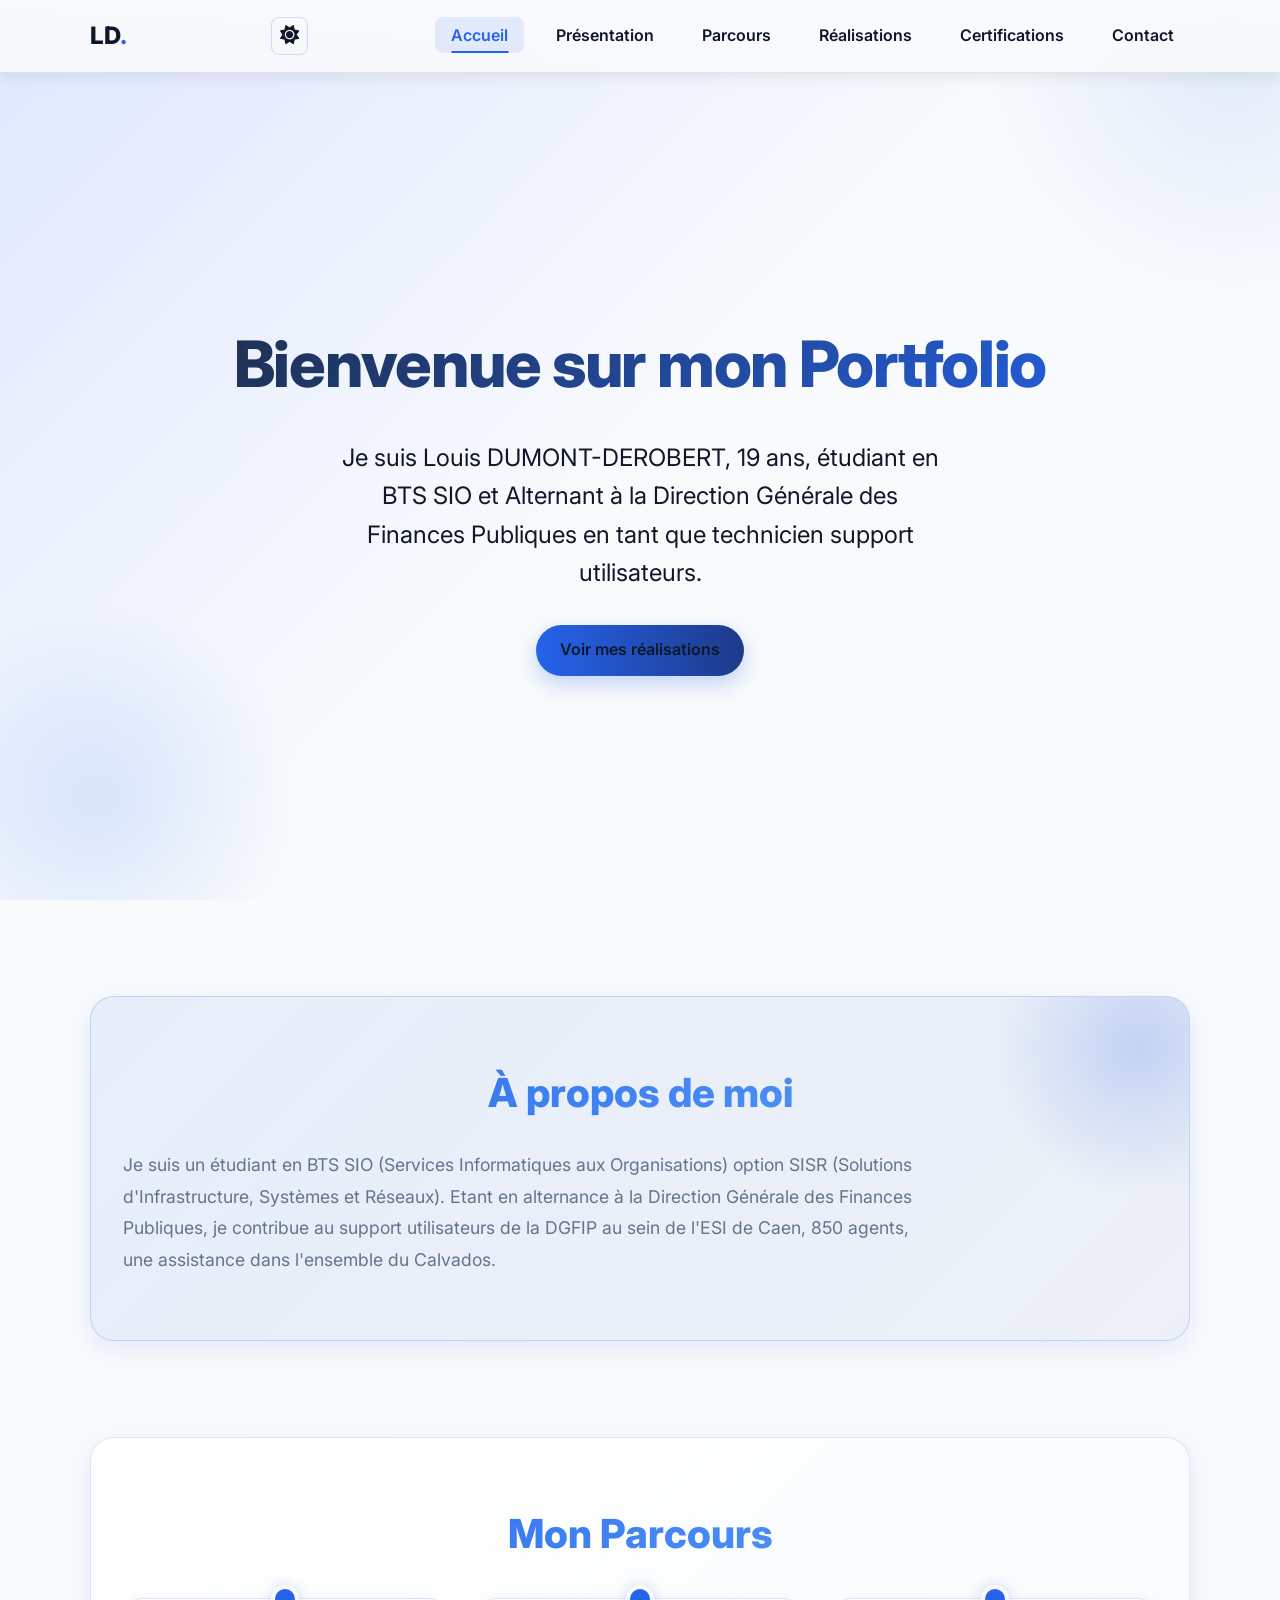
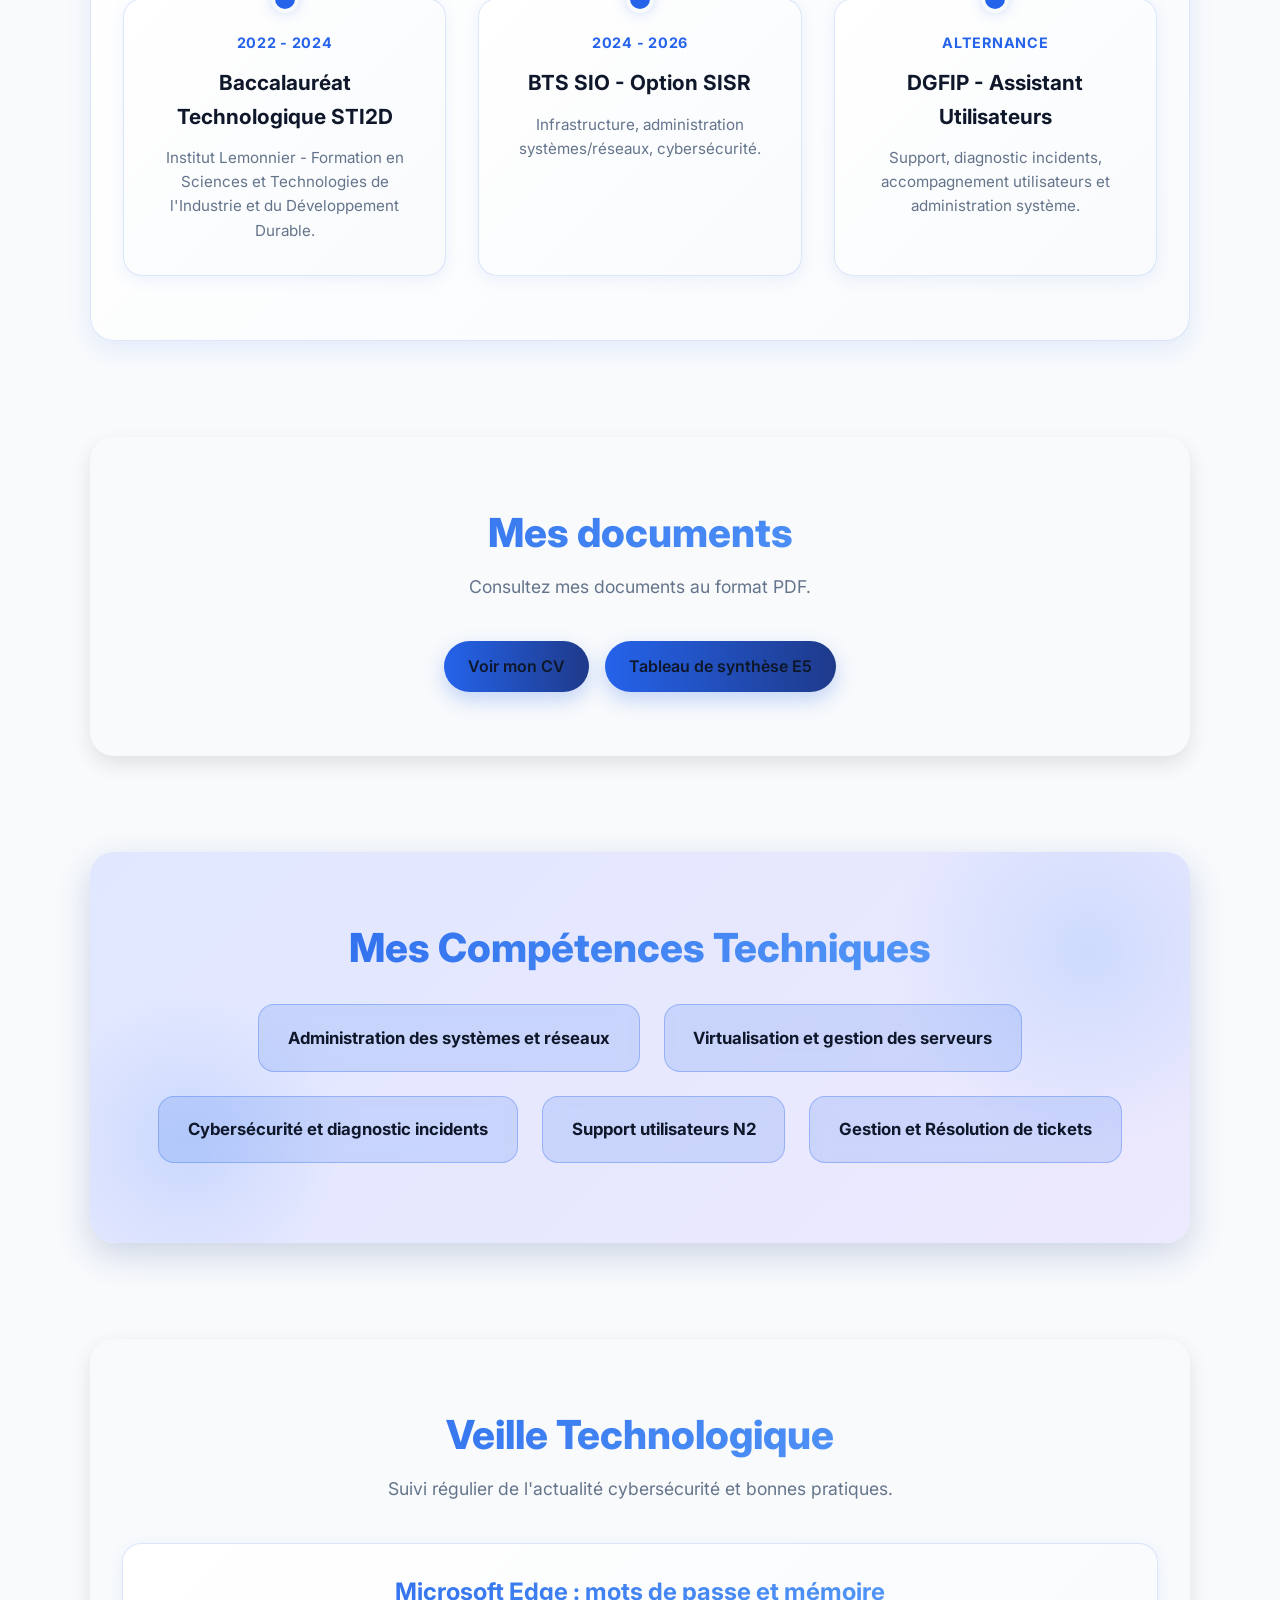
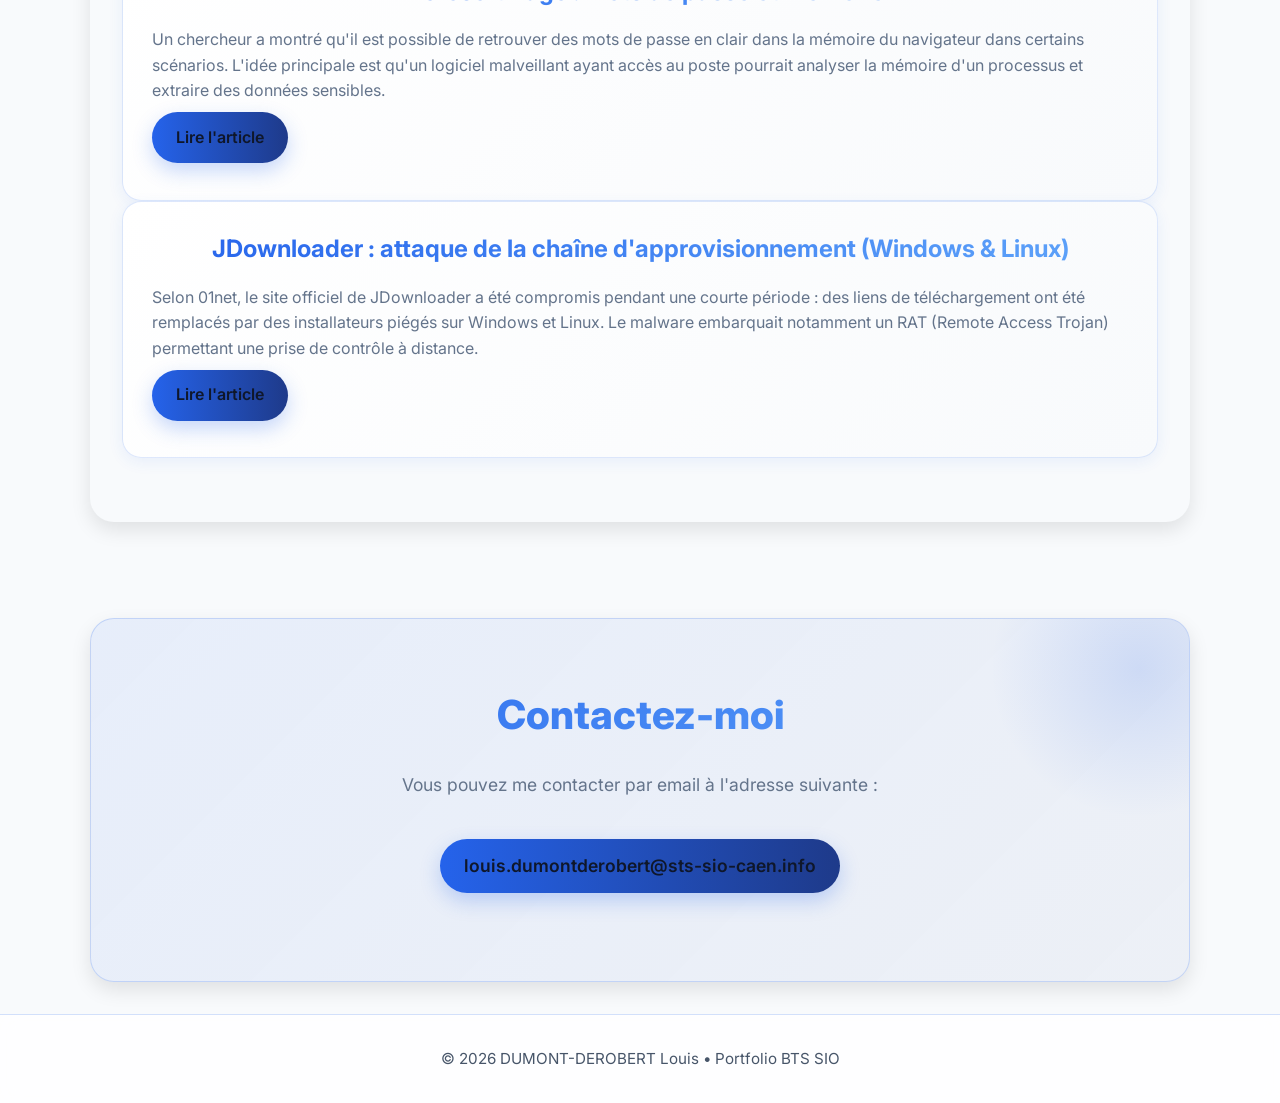
<file: index.html>
<!DOCTYPE html>
<html lang="fr">
  <head>
    <meta charset="UTF-8" />
    <meta name="viewport" content="width=device-width, initial-scale=1.0" />
    <meta name="description" content="Accueil du portfolio BTS SIO E4 de DUMONT-DEROBERT Louis" />
    <title>Accueil | Portfolio Louis DUMONT-DEROBERT</title>
    <link rel="preconnect" href="https://fonts.googleapis.com" />
    <link rel="preconnect" href="https://fonts.gstatic.com" crossorigin />
    <link href="https://fonts.googleapis.com/css2?family=Inter:wght@400;500;600;700;800&display=swap" rel="stylesheet" />
    <link rel="stylesheet" href="https://cdnjs.cloudflare.com/ajax/libs/font-awesome/6.5.2/css/all.min.css" />
    <link rel="stylesheet" href="css/style.css" />
  </head>
  <body>
    <header class="site-header">
      <nav class="navbar container">
        <a href="index.html" class="logo">LD<span>.</span></a>
        <button class="menu-toggle" aria-label="Ouvrir le menu">
          <i class="fa-solid fa-bars"></i>
        </button>
        <button class="theme-toggle" aria-label="Basculer le thème" title="Basculer le thème">
          <i class="fa-solid fa-moon"></i>
        </button>
        <ul class="nav-links">
          <li><a class="active" href="index.html">Accueil</a></li>
          <li><a href="html/presentation.html">Présentation</a></li>
          <li><a href="html/parcours.html">Parcours</a></li>
          <li><a href="html/realisations.html">Réalisations</a></li>
          <li><a href="html/certifications.html">Certifications</a></li>
          <li><a href="html/contact.html">Contact</a></li>
        </ul>
      </nav>
    </header>

    <main>
      <!-- Hero Section -->
      <section class="hero">
        <div class="container">
          <h1>Bienvenue sur mon Portfolio</h1>
          <p class="hero-subtitle">Je suis Louis DUMONT-DEROBERT, 19 ans, étudiant en BTS SIO et Alternant à la Direction Générale des Finances Publiques en tant que technicien support utilisateurs.</p>
          <a href="html/realisations.html" class="btn-primary">Voir mes réalisations</a>
        </div>
      </section>

      <!-- Présentation Section -->
      <section class="presentation section container">
        <div class="presentation-content">
          <h2>À propos de moi</h2>
          <p>Je suis un étudiant en BTS SIO (Services Informatiques aux Organisations) option SISR (Solutions d'Infrastructure, Systèmes et Réseaux). Etant en alternance à la Direction Générale des Finances Publiques, je contribue au support utilisateurs de la DGFIP au sein de l'ESI de Caen, 850 agents, une assistance dans l'ensemble du Calvados.</p>
        </div>
      </section>

      <!-- Parcours Section -->
      <section class="parcours section container">
        <h2>Mon Parcours</h2>
        <div class="timeline-horizontal">
          <article class="timeline-item">
            <div class="timeline-dot"></div>
            <div class="timeline-content">
              <span class="timeline-date">2022 - 2024</span>
              <h3>Baccalauréat Technologique STI2D</h3>
              <p>Institut Lemonnier - Formation en Sciences et Technologies de l'Industrie et du Développement Durable.</p>
            </div>
          </article>
          <article class="timeline-item">
            <div class="timeline-dot"></div>
            <div class="timeline-content">
              <span class="timeline-date">2024 - 2026</span>
              <h3>BTS SIO - Option SISR</h3>
              <p>Infrastructure, administration systèmes/réseaux, cybersécurité.</p>
            </div>
          </article>
          <article class="timeline-item">
            <div class="timeline-dot"></div>
            <div class="timeline-content">
              <span class="timeline-date">Alternance</span>
              <h3>DGFIP - Assistant Utilisateurs</h3>
              <p>Support, diagnostic incidents, accompagnement utilisateurs et administration système.</p>
            </div>
          </article>
        </div>
      </section>

      <!-- CV Section -->
      <section class="cv section container">
        <h2>Mes documents</h2>
        <p class="section-subtitle">Consultez mes documents au format PDF.</p>
        <div class="cv-actions">
          <a href="document/CV%20Dumont-Derobert%20Louis.pdf" class="btn-primary">Voir mon CV</a>
          <a href="document/Dumont-Derobert%20Louis%20E5.pdf" class="btn-primary">Tableau de synthèse E5</a>
        </div>
      </section>

      <!-- Compétences Techniques Section -->
      <section class="competences section container">
        <h2>Mes Compétences Techniques</h2>
        <ul class="skills">
          <li>Administration des systèmes et réseaux</li>
          <li>Virtualisation et gestion des serveurs</li>
          <li>Cybersécurité et diagnostic incidents</li>
          <li>Support utilisateurs N2</li>
          <li>Gestion et Résolution de tickets</li>
        </ul>
      </section>

      <!-- Veille Technologique Section -->
      <section class="veille section container">
        <h2>Veille Technologique</h2>
        <p class="section-subtitle">Suivi régulier de l'actualité cybersécurité et bonnes pratiques.</p>

        <article class="card">
          <h2>Microsoft Edge : mots de passe et mémoire</h2>
          <p>
            Un chercheur a montré qu'il est possible de retrouver des mots de passe en clair dans la mémoire du navigateur dans certains scénarios.
            L'idée principale est qu'un logiciel malveillant ayant accès au poste pourrait analyser la mémoire d'un processus et extraire des données sensibles.
          </p>
         
          <a
            class="btn-primary"
            href="https://www.it-connect.fr/un-chercheur-prouve-que-microsoft-edge-laisse-fuiter-vos-mots-de-passe-en-memoire/"
            target="_blank"
            rel="noopener noreferrer"
          >
            Lire l'article
          </a>
        </article>

        <article class="card">
          <h2>JDownloader : attaque de la chaîne d'approvisionnement (Windows & Linux)</h2>
          <p>
            Selon 01net, le site officiel de JDownloader a été compromis pendant une courte période : des liens de téléchargement ont été remplacés
            par des installateurs piégés sur Windows et Linux. Le malware embarquait notamment un RAT (Remote Access Trojan) permettant une prise de contrôle
            à distance.
          </p>
          
          <a
            class="btn-primary"
            href="https://www.01net.com/actualites/nouvelle-cyberattaque-sur-windows-et-linux-ce-logiciel-gratuit-utilise-par-des-millions-dutilisateurs-a-ete-piege.html"
            target="_blank"
            rel="noopener noreferrer"
          >
            Lire l'article
          </a>
        </article>
      </section>

      <!-- Contact Section -->
      <section class="contact section container">
        <h2>Contactez-moi</h2>
        <p>Vous pouvez me contacter par email à l'adresse suivante :</p>
        <p><a href="mailto:louis.dumontderobert@sts-sio-caen.info" class="btn-primary">louis.dumontderobert@sts-sio-caen.info</a></p>
      </section>
    </main>

    <footer class="footer">
      <div class="container">
        <p>© <span id="year"></span> DUMONT-DEROBERT Louis • Portfolio BTS SIO</p>
      </div>
    </footer>
    <script src="js/theme.js"></script>
    <script src="js/index.js"></script>
  </body>
</html>
</file>
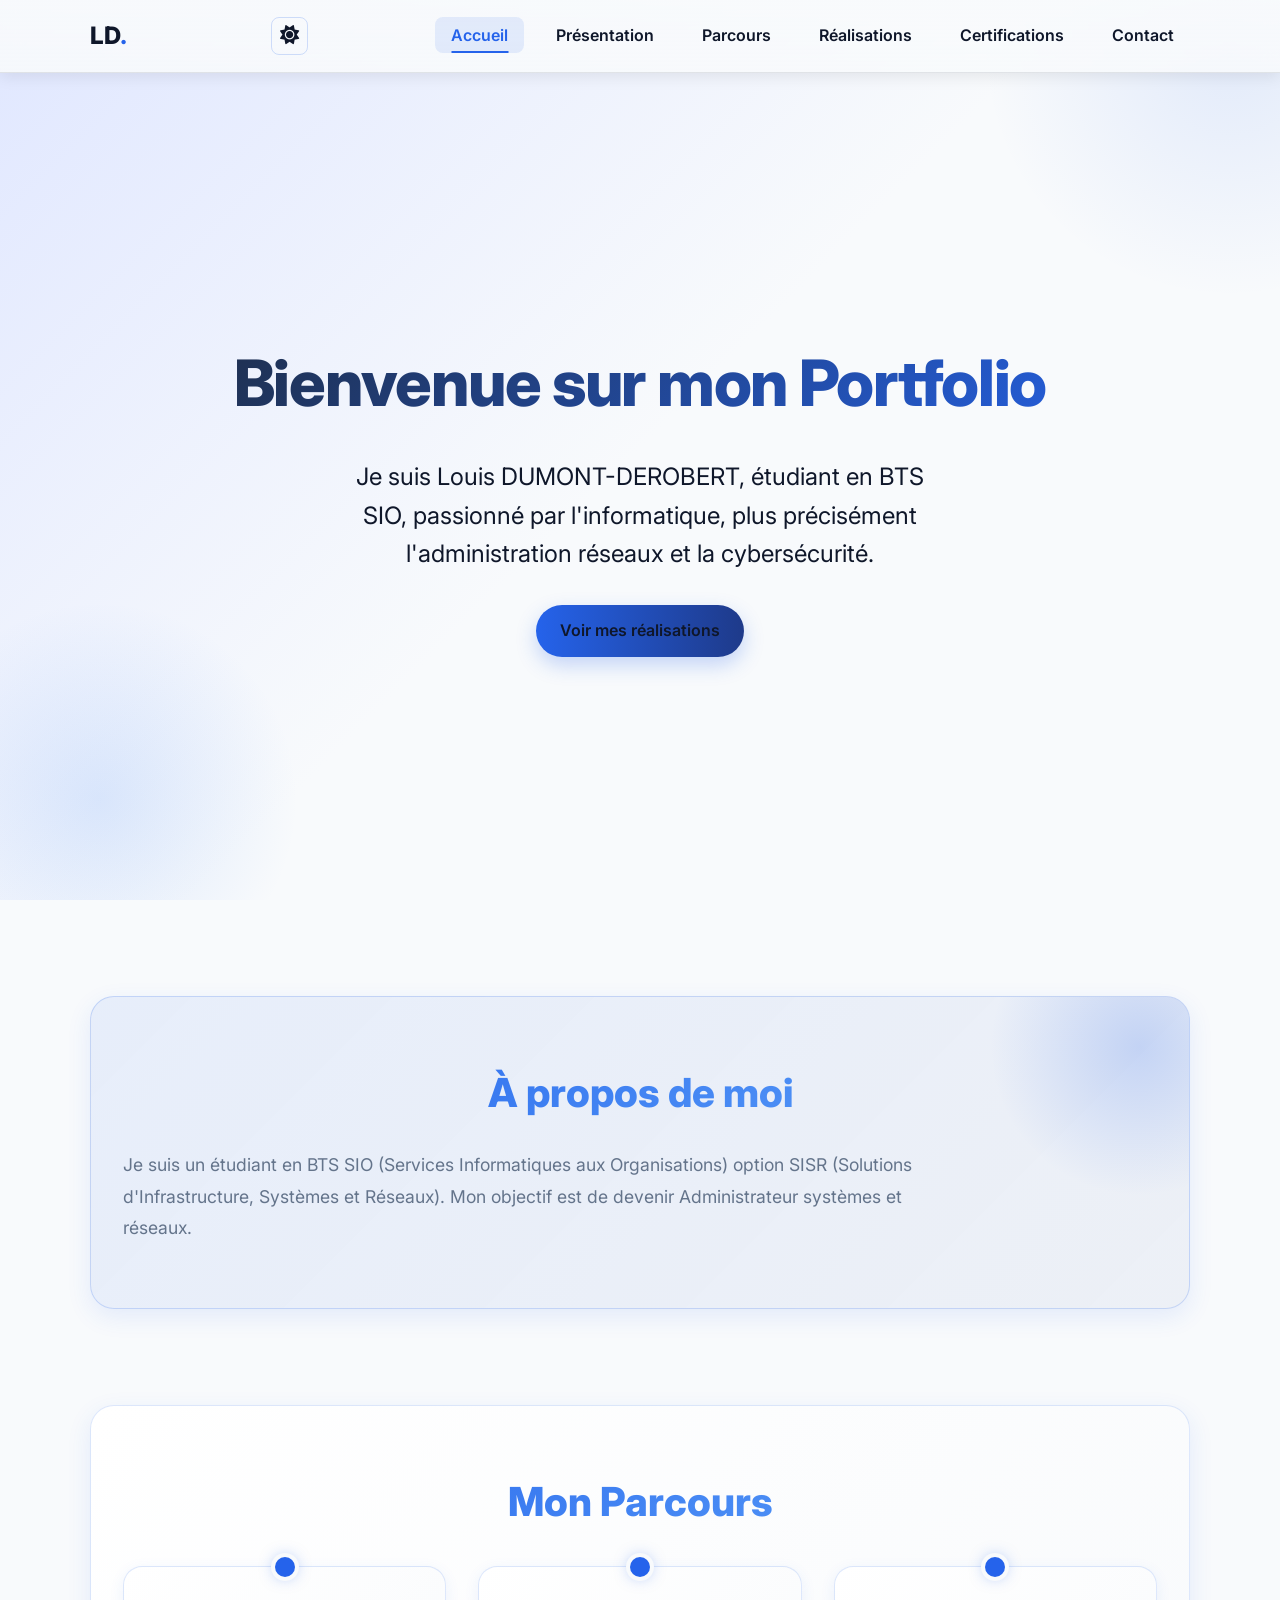
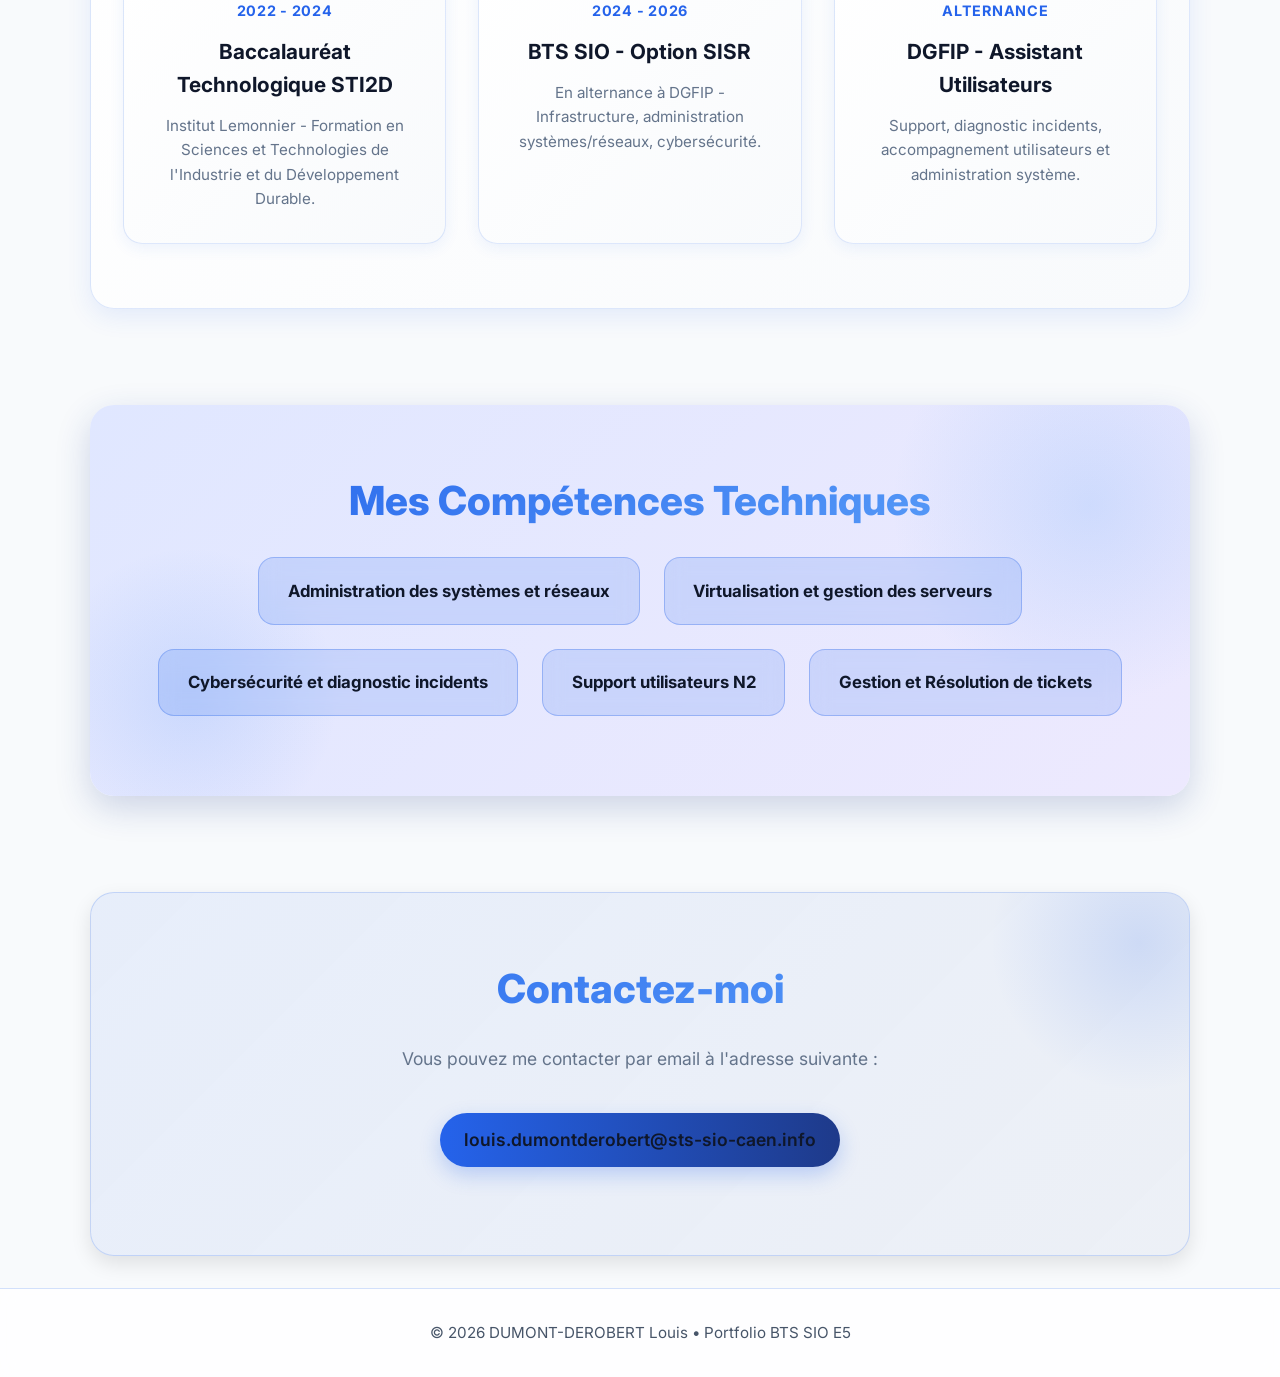
<file: html/index.html>
<!DOCTYPE html>
<html lang="fr">
  <head>
    <meta charset="UTF-8" />
    <meta name="viewport" content="width=device-width, initial-scale=1.0" />
    <meta name="description" content="Accueil du portfolio BTS SIO E4 de DUMONT-DEROBERT Louis" />
    <title>Accueil | Portfolio Louis DUMONT-DEROBERT</title>
    <link rel="preconnect" href="https://fonts.googleapis.com" />
    <link rel="preconnect" href="https://fonts.gstatic.com" crossorigin />
    <link href="https://fonts.googleapis.com/css2?family=Inter:wght@400;500;600;700;800&display=swap" rel="stylesheet" />
    <link rel="stylesheet" href="https://cdnjs.cloudflare.com/ajax/libs/font-awesome/6.5.2/css/all.min.css" />
    <link rel="stylesheet" href="../css/style.css" />
  </head>
  <body>
    <header class="site-header">
      <nav class="navbar container">
        <a href="../index.html" class="logo">LD<span>.</span></a>
        <button class="menu-toggle" aria-label="Ouvrir le menu">
          <i class="fa-solid fa-bars"></i>
        </button>
        <button class="theme-toggle" aria-label="Basculer le thème" title="Basculer le thème">
          <i class="fa-solid fa-moon"></i>
        </button>
        <ul class="nav-links">
          <li><a class="active" href="../index.html">Accueil</a></li>
          <li><a href="presentation.html">Présentation</a></li>
          <li><a href="parcours.html">Parcours</a></li>
          <li><a href="realisations.html">Réalisations</a></li>
          <li><a href="certifications.html">Certifications</a></li>
          <li><a href="contact.html">Contact</a></li>
        </ul>
      </nav>
    </header>

    <main>
      <!-- Hero Section -->
      <section class="hero">
        <div class="container">
          <h1>Bienvenue sur mon Portfolio</h1>
          <p class="hero-subtitle">Je suis Louis DUMONT-DEROBERT, étudiant en BTS SIO, passionné par l'informatique, plus précisément l'administration réseaux et la cybersécurité.</p>
          <a href="realisations.html" class="btn-primary">Voir mes réalisations</a>
        </div>
      </section>

      <!-- Présentation Section -->
      <section class="presentation section container">
        <div class="presentation-content">
          <h2>À propos de moi</h2>
          <p>Je suis un étudiant en BTS SIO (Services Informatiques aux Organisations) option SISR (Solutions d'Infrastructure, Systèmes et Réseaux). Mon objectif est de devenir Administrateur systèmes et réseaux.</p>
        </div>
      </section>

      <!-- Parcours Section -->
      <section class="parcours section container">
        <h2>Mon Parcours</h2>
        <div class="timeline-horizontal">
          <article class="timeline-item">
            <div class="timeline-dot"></div>
            <div class="timeline-content">
              <span class="timeline-date">2022 - 2024</span>
              <h3>Baccalauréat Technologique STI2D</h3>
              <p>Institut Lemonnier - Formation en Sciences et Technologies de l'Industrie et du Développement Durable.</p>
            </div>
          </article>
          <article class="timeline-item">
            <div class="timeline-dot"></div>
            <div class="timeline-content">
              <span class="timeline-date">2024 - 2026</span>
              <h3>BTS SIO - Option SISR</h3>
              <p>En alternance à DGFIP - Infrastructure, administration systèmes/réseaux, cybersécurité.</p>
            </div>
          </article>
          <article class="timeline-item">
            <div class="timeline-dot"></div>
            <div class="timeline-content">
              <span class="timeline-date">Alternance</span>
              <h3>DGFIP - Assistant Utilisateurs</h3>
              <p>Support, diagnostic incidents, accompagnement utilisateurs et administration système.</p>
            </div>
          </article>
        </div>
      </section>

      <!-- Compétences Techniques Section -->
      <section class="competences section container">
        <h2>Mes Compétences Techniques</h2>
        <ul class="skills">
          <li>Administration des systèmes et réseaux</li>
          <li>Virtualisation et gestion des serveurs</li>
          <li>Cybersécurité et diagnostic incidents</li>
          <li>Support utilisateurs N2</li>
          <li>Gestion et Résolution de tickets</li>
        </ul>
      </section>

      <!-- Contact Section -->
      <section class="contact section container">
        <h2>Contactez-moi</h2>
        <p>Vous pouvez me contacter par email à l'adresse suivante :</p>
        <p><a href="mailto:louis.dumontderobert@sts-sio-caen.info" class="btn-primary">louis.dumontderobert@sts-sio-caen.info</a></p>
      </section>
    </main>

    <footer class="footer">
      <div class="container">
        <p>© <span id="year"></span> DUMONT-DEROBERT Louis • Portfolio BTS SIO E5</p>
      </div>
    </footer>
    <script src="../js/theme.js"></script>
    <script src="../js/index.js"></script>
  </body>
</html>
</file>
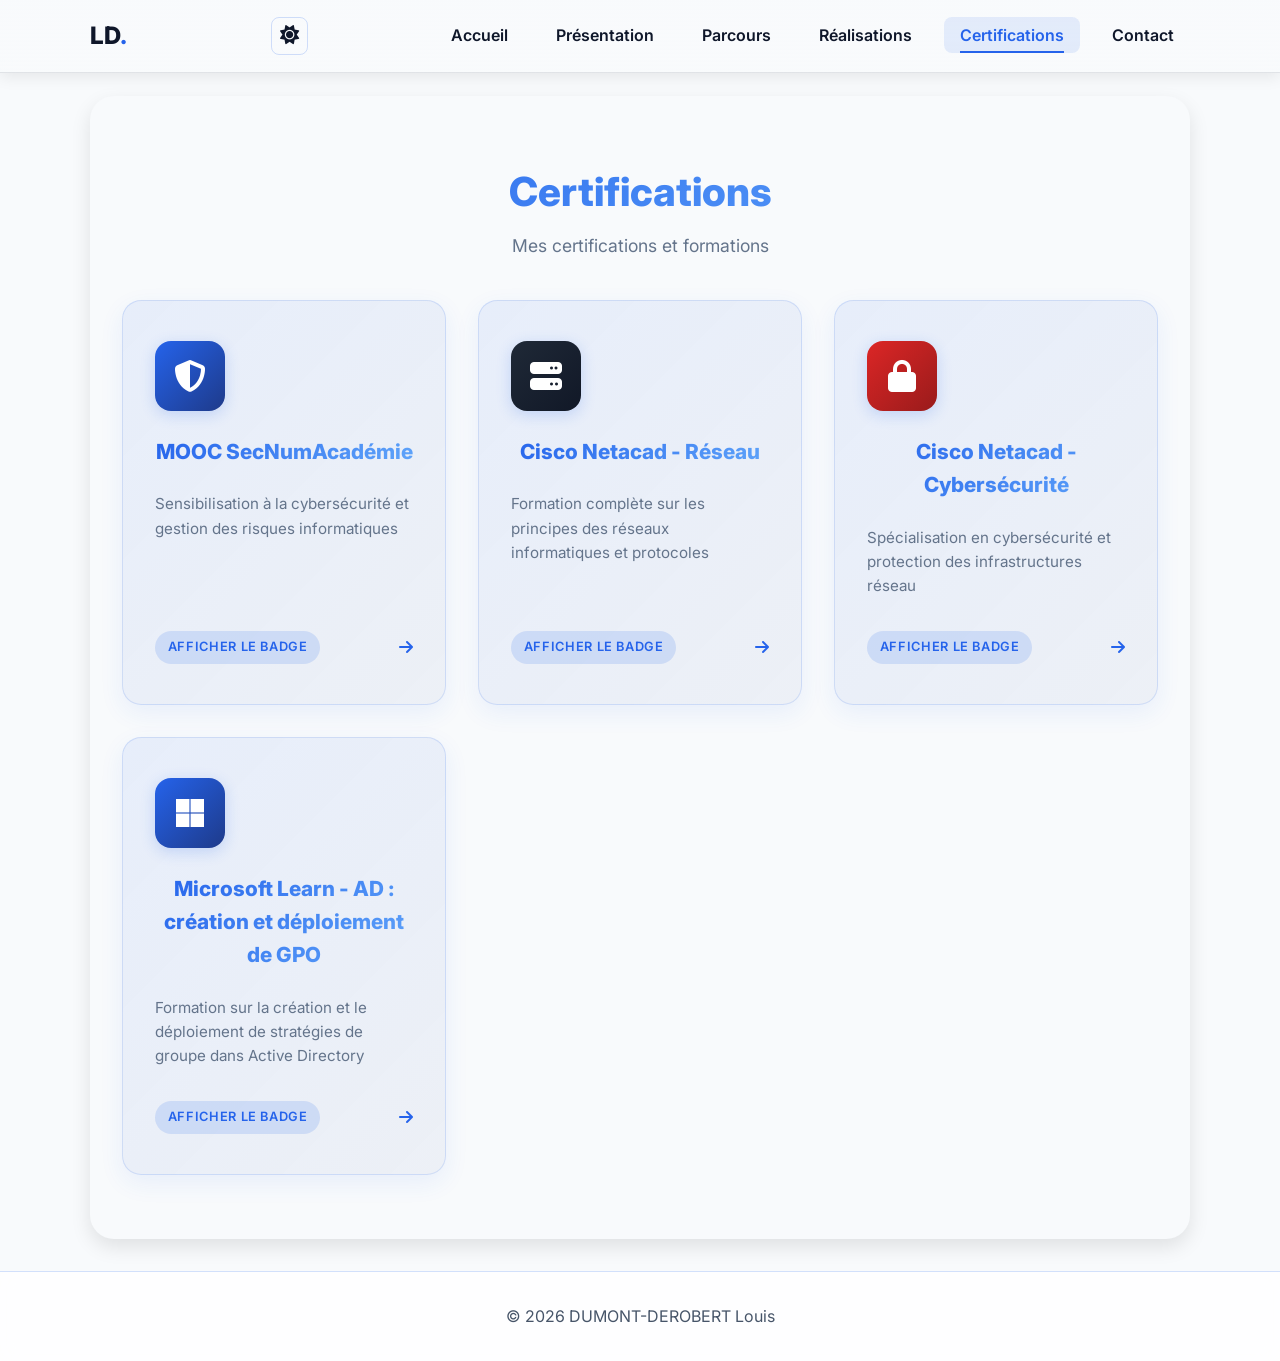
<file: html/certifications.html>
<!DOCTYPE html>
<html lang="fr">
  <head>
    <meta charset="UTF-8" />
    <meta name="viewport" content="width=device-width, initial-scale=1.0" />
    <title>Certifications | Portfolio</title>
    <link rel="preconnect" href="https://fonts.googleapis.com" />
    <link rel="preconnect" href="https://fonts.gstatic.com" crossorigin />
    <link
      href="https://fonts.googleapis.com/css2?family=Inter:wght@400;600;700&display=swap"
      rel="stylesheet"
    />
    <link
      rel="stylesheet"
      href="https://cdnjs.cloudflare.com/ajax/libs/font-awesome/6.5.2/css/all.min.css"
    />
    <link rel="stylesheet" href="../css/style.css" />
  </head>
  <body>
    <header class="site-header">
      <nav class="navbar container">
        <a href="../index.html" class="logo">LD<span>.</span></a>
        <button class="menu-toggle">
          <i class="fa-solid fa-bars"></i>
        </button>
        <button class="theme-toggle" aria-label="Basculer le thème" title="Basculer le thème">
          <i class="fa-solid fa-moon"></i>
        </button>
        <ul class="nav-links">
          <li><a href="../index.html">Accueil</a></li>
          <li><a href="presentation.html">Présentation</a></li>
          <li><a href="parcours.html">Parcours</a></li>
          <li><a href="realisations.html">Réalisations</a></li>
          <li><a class="active" href="certifications.html">Certifications</a></li>
          <li><a href="contact.html">Contact</a></li>
        </ul>
      </nav>
    </header>
    <main class="section container">
      <h1>Certifications</h1>
      <p class="section-subtitle">Mes certifications et formations</p>
      <div class="certifications-grid">
        <a href="../document/certification secnum.pdf" class="certification-card">
          <div class="certification-icon">
            <i class="fa-solid fa-shield-halved"></i>
          </div>
          <h2>MOOC SecNumAcadémie</h2>
          <p>Sensibilisation à la cybersécurité et gestion des risques informatiques</p>
          <div class="card-footer">
            <span class="badge">Afficher le badge</span>
            <i class="fa-solid fa-arrow-right"></i>
          </div>
        </a>

        <a href="../document/networking basics.pdf" class="certification-card">
          <div class="certification-icon cisco">
            <i class="fa-solid fa-server"></i>
          </div>
          <h2>Cisco Netacad - Réseau</h2>
          <p>Formation complète sur les principes des réseaux informatiques et protocoles</p>
          <div class="card-footer">
            <span class="badge">Afficher le badge</span>
            <i class="fa-solid fa-arrow-right"></i>
          </div>
        </a>

        <a href="../document/cybersecurite.pdf" class="certification-card">
          <div class="certification-icon cisco-sec">
            <i class="fa-solid fa-lock"></i>
          </div>
          <h2>Cisco Netacad - Cybersécurité</h2>
          <p>Spécialisation en cybersécurité et protection des infrastructures réseau</p>
          <div class="card-footer">
            <span class="badge">Afficher le badge</span>
            <i class="fa-solid fa-arrow-right"></i>
          </div>
        </a>

        <a href="../document/ad-badge.pdf" class="certification-card">
          <div class="certification-icon microsoft">
            <i class="fa-brands fa-microsoft"></i>
          </div>
          <h2>Microsoft Learn - AD : création et déploiement de GPO</h2>
          <p>Formation sur la création et le déploiement de stratégies de groupe dans Active Directory</p>
          <div class="card-footer">
            <span class="badge">Afficher le badge</span>
            <i class="fa-solid fa-arrow-right"></i>
          </div>
        </a>
      </div>
    </main>
    <footer class="footer">
      <div class="container">
        © <span id="year"></span> DUMONT-DEROBERT Louis
      </div>
    </footer>
    <script src="../js/theme.js"></script>
    <script src="../js/certifications.js"></script>
  </body>
</html>
</file>
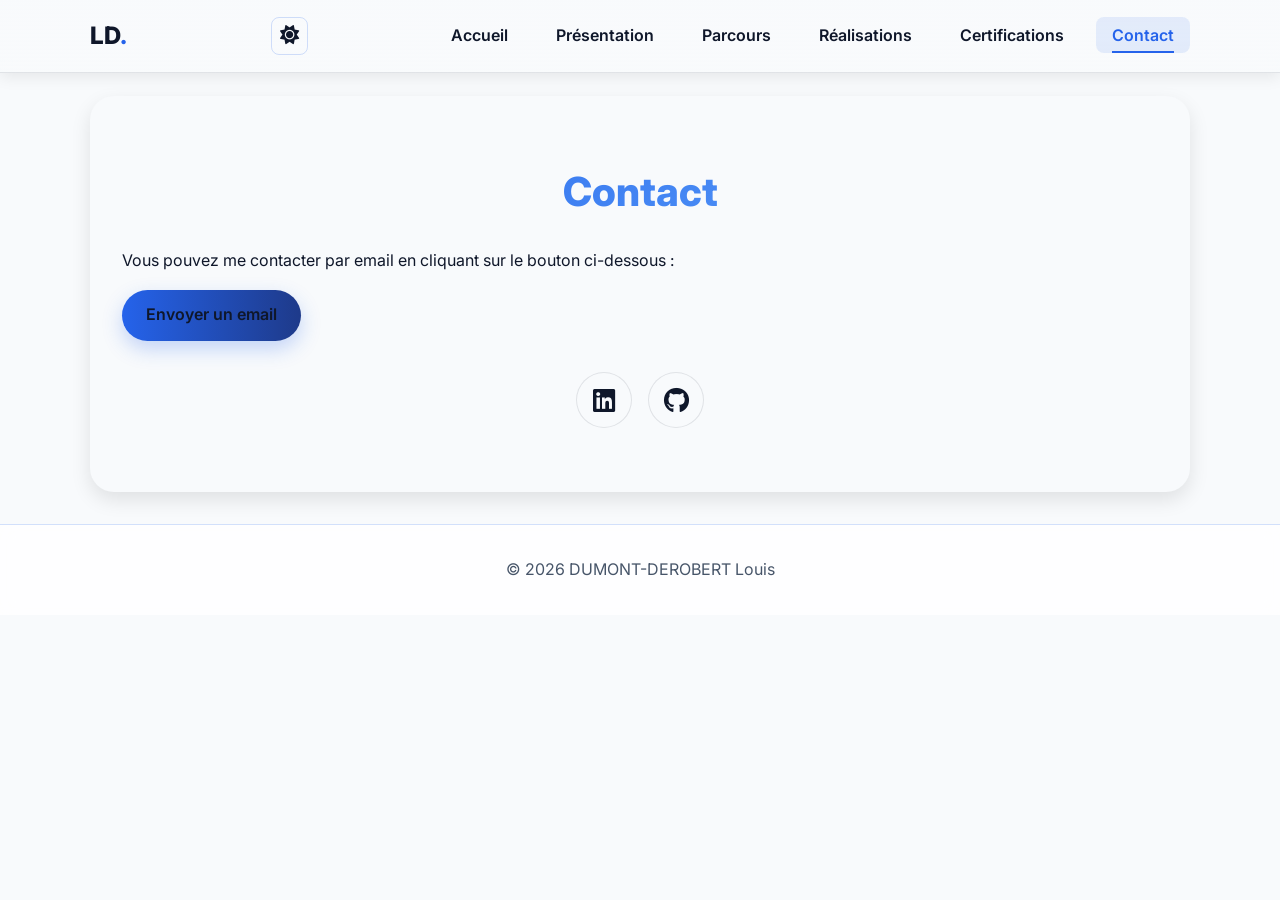
<file: html/contact.html>
<!DOCTYPE html>
<html lang="fr">
  <head>
    <meta charset="UTF-8">
    <meta name="viewport" content="width=device-width,initial-scale=1.0">
    <title>Contact | Portfolio</title>
    <link rel="preconnect" href="https://fonts.googleapis.com">
    <link rel="preconnect" href="https://fonts.gstatic.com" crossorigin>
    <link href="https://fonts.googleapis.com/css2?family=Inter:wght@400;600;700&display=swap" rel="stylesheet">
    <link rel="stylesheet" href="https://cdnjs.cloudflare.com/ajax/libs/font-awesome/6.5.2/css/all.min.css">
    <link rel="stylesheet" href="../css/style.css">
  </head>
  <body>
    <header class="site-header">
      <nav class="navbar container">
        <a href="../index.html" class="logo">LD<span>.</span></a>
        <button class="menu-toggle">
          <i class="fa-solid fa-bars"></i>
        </button>
        <button class="theme-toggle" aria-label="Basculer le thème" title="Basculer le thème">
          <i class="fa-solid fa-moon"></i>
        </button>
        <ul class="nav-links">
          <li><a href="../index.html">Accueil</a></li>
          <li><a href="presentation.html">Présentation</a></li>
          <li><a href="parcours.html">Parcours</a></li>
          <li><a href="realisations.html">Réalisations</a></li>
          <li><a href="certifications.html">Certifications</a></li>
          <li><a class="active" href="contact.html">Contact</a></li>
        </ul>
      </nav>
    </header>
    <main class="section container">
      <h1>Contact</h1>
      <p>Vous pouvez me contacter par email en cliquant sur le bouton ci-dessous :</p>
      <p><a href="mailto:louis.dumontderobert@sts-sio-caen.info" class="btn-primary">Envoyer un email</a></p>
      <div class="socials">
        <a href="https://www.linkedin.com/in/louis-d-421b93242/" aria-label="LinkedIn"><i class="fa-brands fa-linkedin"></i></a>
        <a href="https://github.com/spongebob987" aria-label="GitHub"><i class="fa-brands fa-github"></i></a>
      </div>
    </main>
    <footer class="footer">
      <div class="container">
        © <span id="year"></span> DUMONT-DEROBERT Louis
      </div>
    </footer>
    <script src="../js/theme.js"></script>
    <script src="../js/contact.js"></script>
  </body>
</html>
</file>
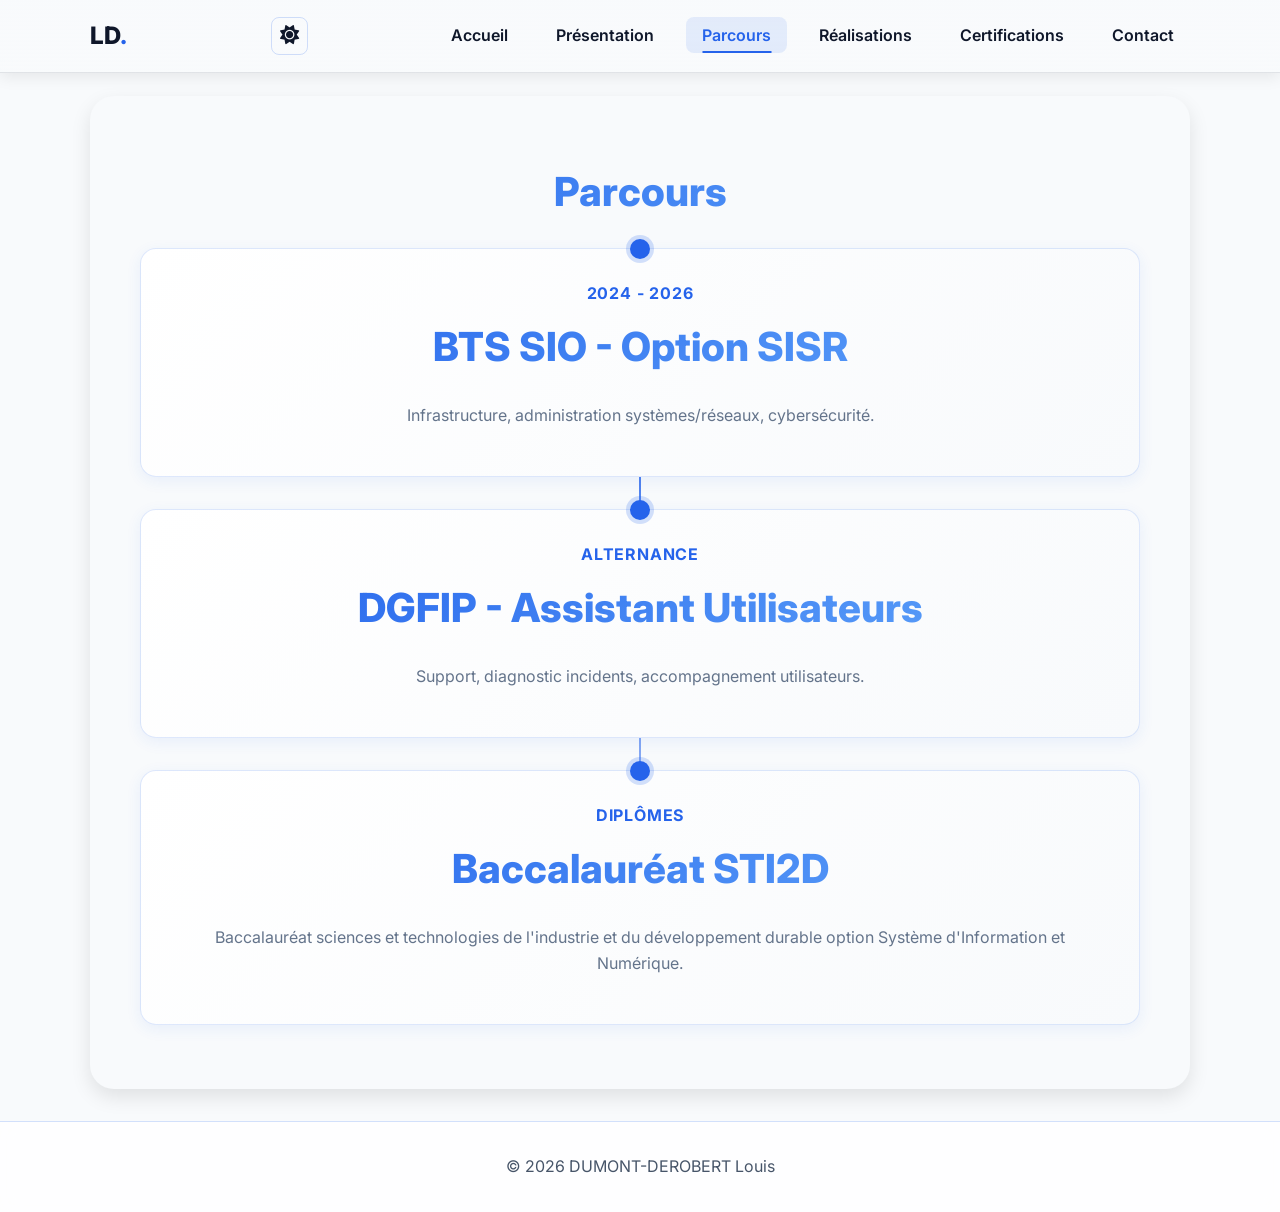
<file: html/parcours.html>
<!DOCTYPE html>
<html lang="fr">
  <head>
    <meta charset="UTF-8" />
    <meta name="viewport" content="width=device-width, initial-scale=1.0" />
    <title>Parcours | Portfolio</title>
    <link rel="preconnect" href="https://fonts.googleapis.com" />
    <link rel="preconnect" href="https://fonts.gstatic.com" crossorigin />
    <link
      href="https://fonts.googleapis.com/css2?family=Inter:wght@400;600;700&display=swap"
      rel="stylesheet"
    />
    <link
      rel="stylesheet"
      href="https://cdnjs.cloudflare.com/ajax/libs/font-awesome/6.5.2/css/all.min.css"
    />
    <link rel="stylesheet" href="../css/style.css" />
  </head>
  <body>
    <header class="site-header">
      <nav class="navbar container">
        <a href="../index.html" class="logo">LD<span>.</span></a>
        <button class="menu-toggle">
          <i class="fa-solid fa-bars"></i>
        </button>
        <button class="theme-toggle" aria-label="Basculer le thème" title="Basculer le thème">
          <i class="fa-solid fa-moon"></i>
        </button>
        <ul class="nav-links">
          <li><a href="../index.html">Accueil</a></li>
          <li><a href="presentation.html">Présentation</a></li>
          <li><a class="active" href="parcours.html">Parcours</a></li>
          <li><a href="realisations.html">Réalisations</a></li>
          <li><a href="certifications.html">Certifications</a></li>
          <li><a href="contact.html">Contact</a></li>
        </ul>
      </nav>
    </header>
    <main class="section container">
      <h1>Parcours</h1>
      <div class="timeline">
        <article class="item">
          <span>2024 - 2026</span>
          <h2>BTS SIO - Option SISR</h2>
          <p>Infrastructure, administration systèmes/réseaux, cybersécurité.</p>
        </article>
        <article class="item">
          <span>Alternance</span>
          <h2>DGFIP - Assistant Utilisateurs</h2>
          <p>Support, diagnostic incidents, accompagnement utilisateurs.</p>
        </article>
        <article class="item">
          <span>Diplômes</span>
          <h2>Baccalauréat STI2D</h2>
          <p>Baccalauréat sciences et technologies de l'industrie et du développement durable option Système d'Information et Numérique.</p>
        </article>
      </div>
    </main>
    <footer class="footer">
      <div class="container">
        © <span id="year"></span> DUMONT-DEROBERT Louis
      </div>
    </footer>
    <script src="../js/theme.js"></script>
    <script src="../js/parcours.js"></script>
  </body>
</html>
</file>
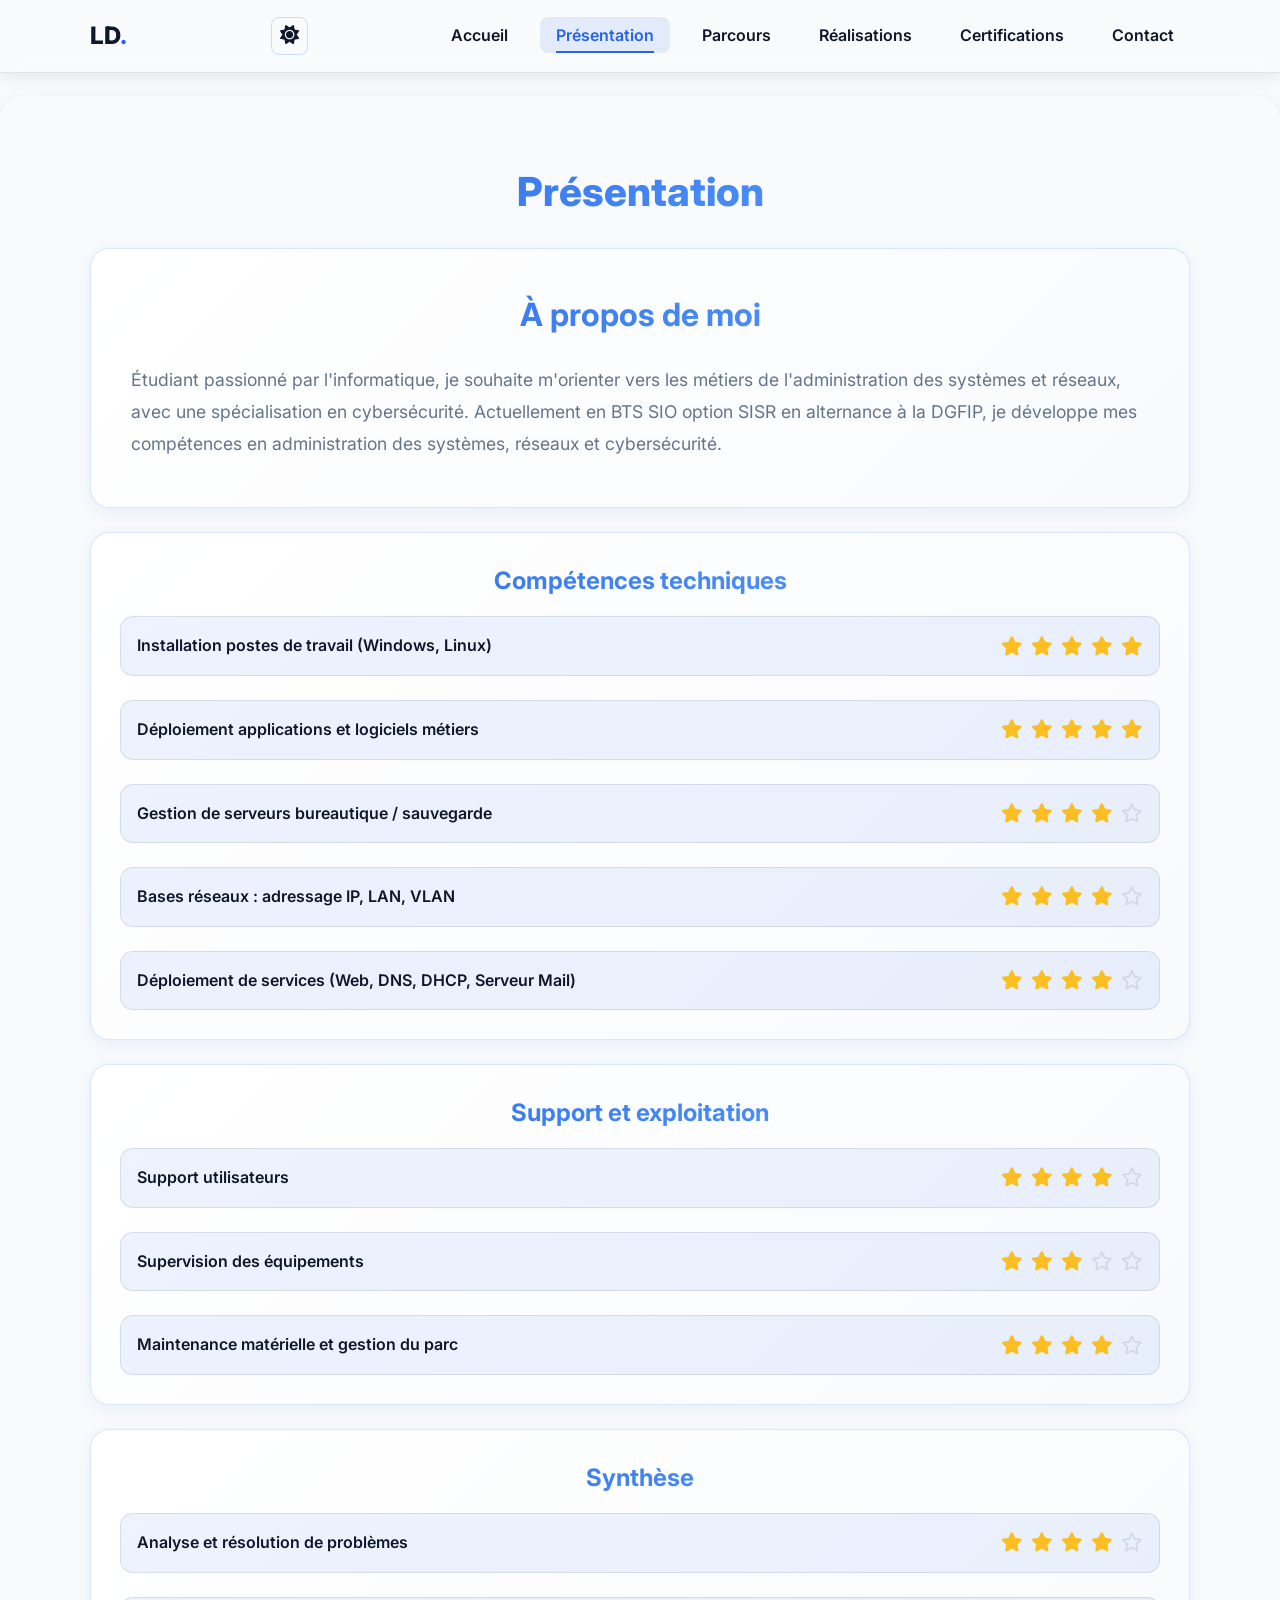
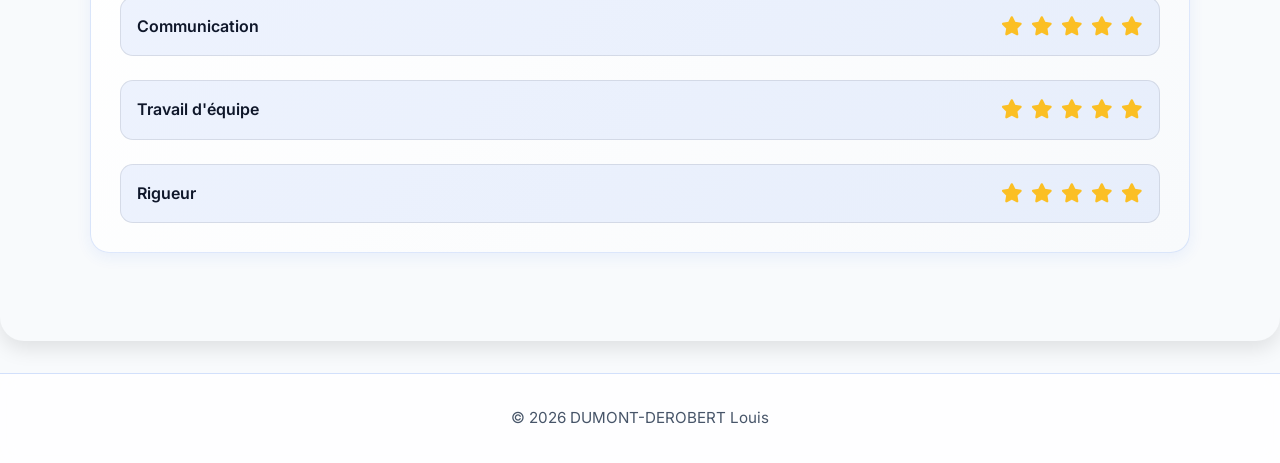
<file: html/presentation.html>
<!DOCTYPE html>
<html lang="fr">
  <head>
    <meta charset="UTF-8" />
    <meta name="viewport" content="width=device-width, initial-scale=1.0" />
    <title>Présentation | Portfolio</title>
    <link rel="preconnect" href="https://fonts.googleapis.com" />
    <link rel="preconnect" href="https://fonts.gstatic.com" crossorigin />
    <link
      href="https://fonts.googleapis.com/css2?family=Inter:wght@400;500;600;700;800&display=swap"
      rel="stylesheet"
    />
    <link
      rel="stylesheet"
      href="https://cdnjs.cloudflare.com/ajax/libs/font-awesome/6.5.2/css/all.min.css"
    />
    <link rel="stylesheet" href="../css/style.css" />
  </head>
  <body>
    <header class="site-header">
      <nav class="navbar container">
        <a href="../index.html" class="logo">LD<span>.</span></a>
        <button class="menu-toggle" aria-label="Ouvrir le menu">
          <i class="fa-solid fa-bars"></i>
        </button>
        <button class="theme-toggle" aria-label="Basculer le thème" title="Basculer le thème">
          <i class="fa-solid fa-moon"></i>
        </button>
        <ul class="nav-links">
          <li><a href="../index.html">Accueil</a></li>
          <li><a class="active" href="presentation.html">Présentation</a></li>
          <li><a href="parcours.html">Parcours</a></li>
          <li><a href="realisations.html">Réalisations</a></li>
          <li><a href="certifications.html">Certifications</a></li>
          <li><a href="contact.html">Contact</a></li>
        </ul>
      </nav>
    </header>
    <main class="section">
      <section class="container reveal">
        <h1>Présentation</h1>
        
        <!-- À propos Section -->
        <article class="card card-large">
          <h2>À propos de moi</h2>
          <p>
            Étudiant passionné par l'informatique, je souhaite m'orienter vers les métiers de l'administration des systèmes et réseaux, avec une spécialisation en cybersécurité.
            Actuellement en BTS SIO option SISR en alternance à la DGFIP, je développe mes compétences en administration des systèmes, réseaux et cybersécurité.
          </p>
        </article>

        <!-- Compétences techniques -->
        <article class="card">
          <h2>Compétences techniques</h2>
          <div class="skills-rating">
            <div class="skill-item">
              <span class="skill-name">Installation postes de travail (Windows, Linux)</span>
              <div class="stars">
                <i class="fa-solid fa-star"></i>
                <i class="fa-solid fa-star"></i>
                <i class="fa-solid fa-star"></i>
                <i class="fa-solid fa-star"></i>
                <i class="fa-solid fa-star"></i>
              </div>
            </div>
            <div class="skill-item">
              <span class="skill-name">Déploiement applications et logiciels métiers</span>
              <div class="stars">
                <i class="fa-solid fa-star"></i>
                <i class="fa-solid fa-star"></i>
                <i class="fa-solid fa-star"></i>
                <i class="fa-solid fa-star"></i>
                <i class="fa-solid fa-star"></i>
              </div>
            </div>
            <div class="skill-item">
              <span class="skill-name">Gestion de serveurs bureautique / sauvegarde</span>
              <div class="stars">
                <i class="fa-solid fa-star"></i>
                <i class="fa-solid fa-star"></i>
                <i class="fa-solid fa-star"></i>
                <i class="fa-solid fa-star"></i>
                <i class="fa-regular fa-star"></i>
              </div>
            </div>
            <div class="skill-item">
              <span class="skill-name">Bases réseaux : adressage IP, LAN, VLAN</span>
              <div class="stars">
                <i class="fa-solid fa-star"></i>
                <i class="fa-solid fa-star"></i>
                <i class="fa-solid fa-star"></i>
                <i class="fa-solid fa-star"></i>
                <i class="fa-regular fa-star"></i>
              </div>
            </div>
            <div class="skill-item">
              <span class="skill-name">Déploiement de services (Web, DNS, DHCP, Serveur Mail)</span>
              <div class="stars">
                <i class="fa-solid fa-star"></i>
                <i class="fa-solid fa-star"></i>
                <i class="fa-solid fa-star"></i>
                <i class="fa-solid fa-star"></i>
                <i class="fa-regular fa-star"></i>
              </div>
            </div>
          </div>
        </article>

        <!-- Support et exploitation -->
        <article class="card">
          <h2>Support et exploitation</h2>
          <div class="skills-rating">
            <div class="skill-item">
              <span class="skill-name">Support utilisateurs</span>
              <div class="stars">
                <i class="fa-solid fa-star"></i>
                <i class="fa-solid fa-star"></i>
                <i class="fa-solid fa-star"></i>
                <i class="fa-solid fa-star"></i>
                <i class="fa-regular fa-star"></i>
              </div>
            </div>
            <div class="skill-item">
              <span class="skill-name">Supervision des équipements</span>
              <div class="stars">
                <i class="fa-solid fa-star"></i>
                <i class="fa-solid fa-star"></i>
                <i class="fa-solid fa-star"></i>
                <i class="fa-regular fa-star"></i>
                <i class="fa-regular fa-star"></i>
              </div>
            </div>
            <div class="skill-item">
              <span class="skill-name">Maintenance matérielle et gestion du parc</span>
              <div class="stars">
                <i class="fa-solid fa-star"></i>
                <i class="fa-solid fa-star"></i>
                <i class="fa-solid fa-star"></i>
                <i class="fa-solid fa-star"></i>
                <i class="fa-regular fa-star"></i>
              </div>
            </div>
          </div>
        </article>

        <!-- Synthèse -->
        <article class="card">
          <h2>Synthèse</h2>
          <div class="skills-rating">
            <div class="skill-item">
              <span class="skill-name">Analyse et résolution de problèmes</span>
              <div class="stars">
                <i class="fa-solid fa-star"></i>
                <i class="fa-solid fa-star"></i>
                <i class="fa-solid fa-star"></i>
                <i class="fa-solid fa-star"></i>
                <i class="fa-regular fa-star"></i>
              </div>
            </div>
            <div class="skill-item">
              <span class="skill-name">Communication</span>
              <div class="stars">
                <i class="fa-solid fa-star"></i>
                <i class="fa-solid fa-star"></i>
                <i class="fa-solid fa-star"></i>
                <i class="fa-solid fa-star"></i>
                <i class="fa-solid fa-star"></i>
              </div>
            </div>
            <div class="skill-item">
              <span class="skill-name">Travail d'équipe</span>
              <div class="stars">
                <i class="fa-solid fa-star"></i>
                <i class="fa-solid fa-star"></i>
                <i class="fa-solid fa-star"></i>
                <i class="fa-solid fa-star"></i>
                <i class="fa-solid fa-star"></i>
              </div>
            </div>
            <div class="skill-item">
              <span class="skill-name">Rigueur</span>
              <div class="stars">
                <i class="fa-solid fa-star"></i>
                <i class="fa-solid fa-star"></i>
                <i class="fa-solid fa-star"></i>
                <i class="fa-solid fa-star"></i>
                <i class="fa-solid fa-star"></i>
              </div>
            </div>
          </div>
        </article>
      </section>
    </main>
    <footer class="footer">
      <div class="container">
        <p>© <span id="year"></span> DUMONT-DEROBERT Louis</p>
      </div>
    </footer>
    <script src="../js/theme.js"></script>
    <script src="../js/presentation.js"></script>
  </body>
</html>
</file>
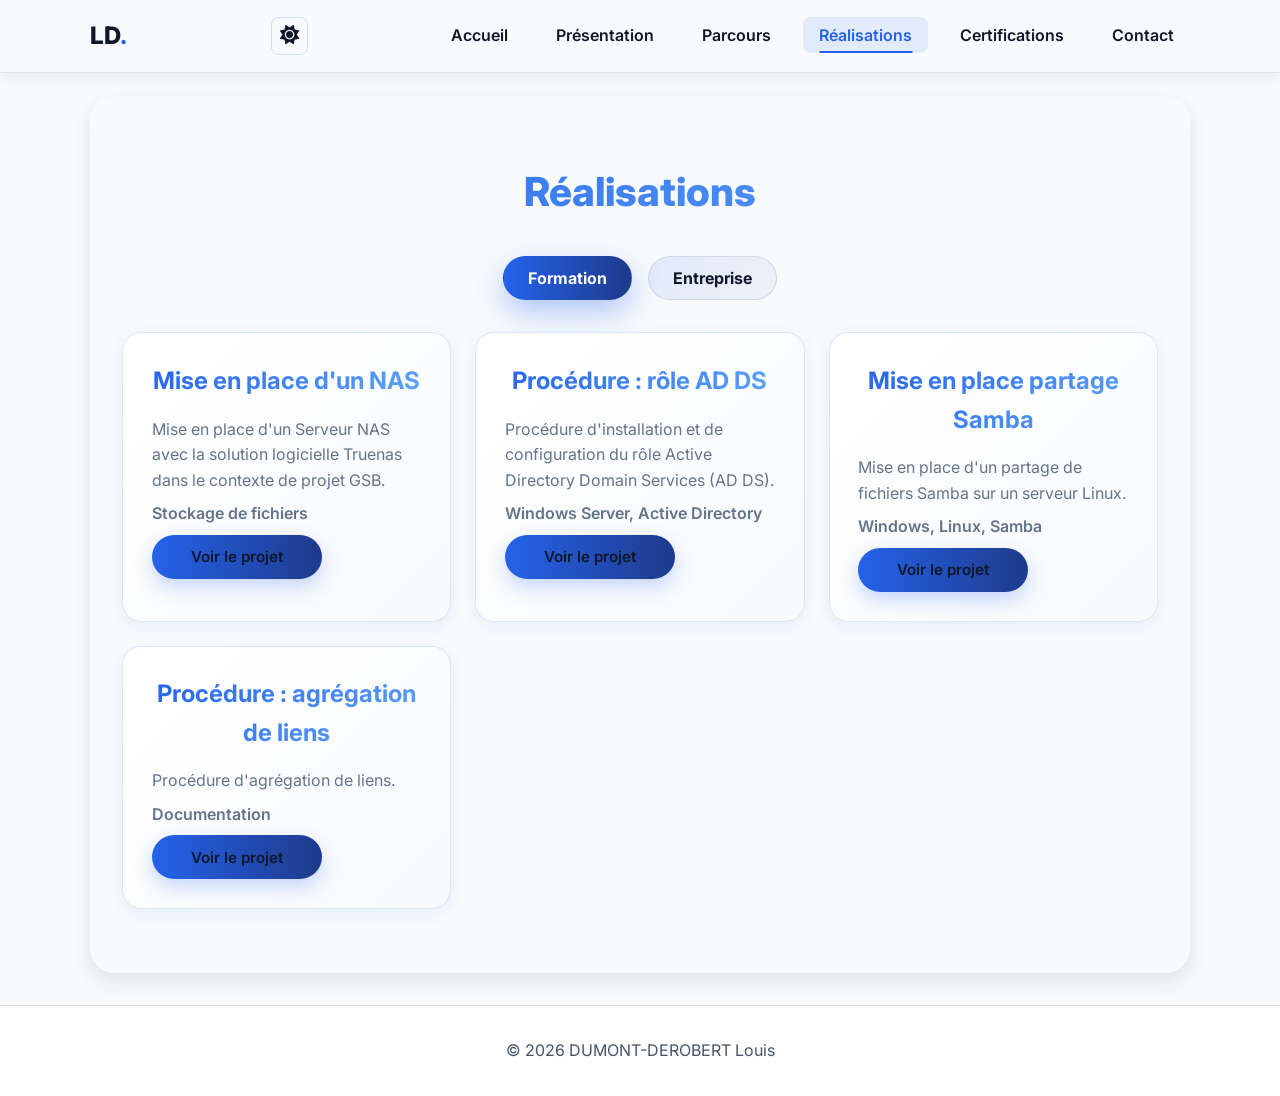
<file: html/realisations.html>
<!DOCTYPE html>
<html lang="fr">
  <head>
    <meta charset="UTF-8" />
    <meta name="viewport" content="width=device-width, initial-scale=1.0" />
    <title>Réalisations | Portfolio</title>
    <link rel="preconnect" href="https://fonts.googleapis.com" />
    <link rel="preconnect" href="https://fonts.gstatic.com" crossorigin />
    <link
      href="https://fonts.googleapis.com/css2?family=Inter:wght@400;600;700&display=swap"
      rel="stylesheet"
    />
    <link
      rel="stylesheet"
      href="https://cdnjs.cloudflare.com/ajax/libs/font-awesome/6.5.2/css/all.min.css"
    />
    <link rel="stylesheet" href="../css/style.css" />
    <link rel="stylesheet" href="../css/realisations.css" />
  </head>
  <body>
    <header class="site-header">
      <nav class="navbar container">
        <a href="../index.html" class="logo">LD<span>.</span></a>
        <button class="menu-toggle">
          <i class="fa-solid fa-bars"></i>
        </button>
        <button class="theme-toggle" aria-label="Basculer le thème" title="Basculer le thème">
          <i class="fa-solid fa-moon"></i>
        </button>
        <ul class="nav-links">
          <li><a href="../index.html">Accueil</a></li>
          <li><a href="presentation.html">Présentation</a></li>
          <li><a href="parcours.html">Parcours</a></li>
          <li><a class="active" href="realisations.html">Réalisations</a></li>
          <li><a href="certifications.html">Certifications</a></li>
          <li><a href="contact.html">Contact</a></li>
        </ul>
      </nav>
    </header>
    <main class="section container">
      <h1>Réalisations</h1>
      
      <div class="filter-buttons">
        <button class="filter-btn active" data-filter="formation">Formation</button>
        <button class="filter-btn" data-filter="entreprise">Entreprise</button>
      </div>

      <div class="grid">
        <article class="card" data-category="entreprise">
          <h2>Mise en place PLSU</h2>
          <p>Mise en place d'un Poste Libre Service Usagers pour l'accueil du Centre d'Impôts de Caen.</p>
          <p class="tech">Linux</p>
          <a href="../document/plsu.pdf" class="btn-primary">Voir le projet</a>
        </article>

        <article class="card" data-category="entreprise">
          <h2>OmegaAssist</h2>
          <p>Utilisation d'un outil de gestion de tickets pour le suivi des demandes et des incidents.</p>
          <p class="tech">Support, Ticketing</p>
          <button class="btn-primary" data-modal="omegassist">Voir le projet</button>
        </article>

        <article class="card" data-category="entreprise">
          <h2>Intranet</h2>
          <p>Capture d'un intranet interne dédié à l'accompagnement numérique et aux ressources de support.</p>
          <p class="tech">Interface interne, Support</p>
          <button class="btn-primary" data-modal="intranet">Voir le projet</button>
        </article>

        <article class="card" data-category="entreprise">
          <h2>Mode Projet</h2>
          <p>Mise en place d'un mode projet pour structurer et suivre les interventions et les livrables techniques.</p>
          <p class="tech">Gestion de projet, Coordination</p>
          <button class="btn-primary" data-modal="mode-projet">Voir le projet</button>
        </article>

        <article class="card" data-category="entreprise">
          <h2>Valorisation de l'organisation</h2>
          <p>Création de contenu LinkedIn pour valoriser l'organisation et partager les actions menées.</p>
          <p class="tech">Communication, LinkedIn</p>
          <div class="card-actions">
            <button class="btn-primary" data-modal="linkedin-photo">Voir la photo</button>
            <button class="btn-primary" data-modal="linkedin-texte">Voir le texte</button>
          </div>
        </article>

        <article class="card" data-category="formation">
          <h2>Mise en place d'un NAS</h2>
          <p>Mise en place d'un Serveur NAS avec la solution logicielle Truenas dans le contexte de projet GSB.</p>
          <p class="tech">Stockage de fichiers </p>
          <a href="../document/procédure d'installation truenas.pdf" class="btn-primary">Voir le projet</a>
        </article>

        <article class="card" data-category="formation">
          <h2>Procédure : rôle AD DS</h2>
          <p>Procédure d'installation et de configuration du rôle Active Directory Domain Services (AD DS).</p>
          <p class="tech">Windows Server, Active Directory</p>
          <a href="../document/proc%C3%A9dure%20r%C3%B4le%20ad%20ds.pdf" class="btn-primary">Voir le projet</a>
        </article>

        <article class="card" data-category="formation">
          <h2>Mise en place partage Samba</h2>
          <p>Mise en place d'un partage de fichiers Samba sur un serveur Linux.</p>
          <p class="tech">Windows, Linux, Samba</p>
          <a href="../document/Procédure Samba.pdf" class="btn-primary">Voir le projet</a>
        </article>

        <article class="card" data-category="formation">
          <h2>Procédure : agrégation de liens</h2>
          <p>Procédure d'agrégation de liens.</p>
          <p class="tech">Documentation</p>
          <a href="../document/agregation%20de%20liens%20procedure.pdf" class="btn-primary">Voir le projet</a>
        </article>
        <article class="card" data-category="entreprise">
          <h2>Gestion du Parc</h2>
          <p>Gestion complète du parc informatique d'une entreprise avec inventaire et suivi des matériels.</p>
          <p class="tech">Gestion d'infrastructure</p>
          <button class="btn-primary" data-modal="gestion-parc">Voir le projet</button>
        </article>
      </div>
    </main>

    <!-- Modal pour l'image du parc informatique -->
    <div id="gestion-parc" class="modal">
      <span class="modal-close">&times;</span>
      <img class="modal-content" src="../document/gestion%20parc%20informatique.png" alt="Gestion du Parc informatique">
    </div>

    <!-- Modal pour l'image OmegaAssist -->
    <div id="omegassist" class="modal">
      <span class="modal-close">&times;</span>
      <img class="modal-content" src="../document/omegassist.PNG" alt="OmegaAssist">
    </div>

    <!-- Modal pour l'image Intranet -->
    <div id="intranet" class="modal">
      <span class="modal-close">&times;</span>
      <img class="modal-content" src="../document/intranet.png" alt="Intranet">
    </div>

    <!-- Modal pour l'image Mode Projet -->
    <div id="mode-projet" class="modal">
      <span class="modal-close">&times;</span>
      <img class="modal-content" src="../document/mode%20projet.png" alt="Mode Projet">
    </div>

    <!-- Modal pour la photo LinkedIn -->
    <div id="linkedin-photo" class="modal">
      <span class="modal-close">&times;</span>
      <img class="modal-content" src="../document/linkedin%20photo.png" alt="Photo LinkedIn">
    </div>

    <!-- Modal pour le texte LinkedIn -->
    <div id="linkedin-texte" class="modal">
      <span class="modal-close">&times;</span>
      <img class="modal-content" src="../document/linkedintxt.png" alt="Texte LinkedIn">
    </div>
    <footer class="footer">
      <div class="container">
        © <span id="year"></span> DUMONT-DEROBERT Louis
      </div>
    </footer>
    <script src="../js/theme.js"></script>
    <script src="../js/realisations.js"></script>
  </body>
</html>
</file>
<file: css/style.css>
:root {
  --bg: #1e293b; /* Unified background color */
  --text: #e2e8f0; /* Unified text color */
  --muted: #94a3b8;
  --accent: #2563eb; /* Unified primary accent color */
  --accent2: #1e3a8a; /* Unified secondary accent color */
  --border: rgba(148, 163, 184, 0.2);
}

/* Light mode */
:root.light-mode {
  --bg: #f8fafc;
  --text: #0f172a;
  --muted: #64748b;
  --accent: #2563eb;
  --accent2: #1e3a8a;
  --border: rgba(15, 23, 42, 0.1);
}

:root.light-mode body {
  background: #f8fafc;
}

:root.light-mode .site-header {
  background: linear-gradient(180deg, rgba(248, 250, 252, 0.95) 0%, rgba(248, 250, 252, 0.88) 100%);
  box-shadow: 0 4px 15px rgba(0, 0, 0, 0.08);
}

:root.light-mode .hero {
  background: linear-gradient(135deg, #e0e7ff 0%, #f8fafc 50%, #f8fafc 100%);
}

:root.light-mode .hero h1 {
  background: linear-gradient(135deg, #1e293b, var(--accent));
  -webkit-background-clip: text;
  -webkit-text-fill-color: transparent;
  background-clip: text;
}

:root.light-mode .hero::before {
  background: radial-gradient(circle, rgba(37, 99, 235, 0.1) 0%, transparent 70%);
}

:root.light-mode .presentation {
  background: linear-gradient(135deg, rgba(37, 99, 235, 0.08), rgba(30, 58, 138, 0.05));
  border: 1px solid rgba(37, 99, 235, 0.2);
  box-shadow: 0 8px 25px rgba(37, 99, 235, 0.1);
}

:root.light-mode .parcours {
  background: linear-gradient(135deg, #ffffff 0%, #f8fafc 100%);
  border: 1px solid rgba(37, 99, 235, 0.15);
  box-shadow: 0 8px 25px rgba(37, 99, 235, 0.1);
}

:root.light-mode .timeline-item,
:root.light-mode .item {
  background: linear-gradient(135deg, #ffffff, #f8fafc);
  border: 1px solid rgba(37, 99, 235, 0.15);
  box-shadow: 0 4px 15px rgba(37, 99, 235, 0.08);
}

:root.light-mode .timeline-item:hover,
:root.light-mode .item:hover {
  background: linear-gradient(135deg, #f0f9ff, #e0e7ff);
  box-shadow: 0 12px 35px rgba(37, 99, 235, 0.15);
}

:root.light-mode .card {
  background: linear-gradient(135deg, #ffffff, #f8fafc);
  border: 1px solid rgba(37, 99, 235, 0.15);
  box-shadow: 0 4px 15px rgba(37, 99, 235, 0.08);
}

:root.light-mode .card:hover {
  background: linear-gradient(135deg, #f0f9ff, #e0e7ff);
  box-shadow: 0 12px 35px rgba(37, 99, 235, 0.15);
}

:root.light-mode .competences {
  background: linear-gradient(135deg, #e0e7ff 0%, #ede9fe 100%);
  box-shadow: 0 12px 35px rgba(30, 58, 138, 0.2);
  color: #0f172a;
}

:root.light-mode .competences h2 {
  color: #0f172a;
}

:root.light-mode .skills li {
  background: rgba(37, 99, 235, 0.15);
  color: #0f172a;
  border: 1px solid rgba(37, 99, 235, 0.3);
  font-weight: 700;
}

:root.light-mode .skills li:hover {
  background: rgba(37, 99, 235, 0.25);
  color: #1e3a8a;
  border-color: rgba(37, 99, 235, 0.5);
}

:root.light-mode .contact {
  background: linear-gradient(135deg, rgba(37, 99, 235, 0.08), rgba(30, 58, 138, 0.05));
  border: 1px solid rgba(37, 99, 235, 0.2);
}

:root.light-mode .contact::before {
  background: radial-gradient(circle, rgba(37, 99, 235, 0.15) 0%, transparent 70%);
}

:root.light-mode .nav-links a {
  color: #0f172a;
}

:root.light-mode .nav-links a:hover,
:root.light-mode .nav-links .active {
  background: rgba(37, 99, 235, 0.1);
  color: var(--accent);
}

:root.light-mode .theme-toggle {
  border: 1px solid rgba(37, 99, 235, 0.2);
}

:root.light-mode .theme-toggle:hover {
  background: rgba(37, 99, 235, 0.05);
}

:root.light-mode .btn-primary {
  color: #0f172a;
}

:root.light-mode .logo {
  color: #0f172a;
}

:root.light-mode .logo span {
  color: var(--accent);
}

:root.light-mode .footer {
  background: rgba(255, 255, 255, 0.8);
  border-top: 1px solid rgba(37, 99, 235, 0.2);
  color: #475569;
  backdrop-filter: blur(10px);
}

/* Reset & Base */
* {
  box-sizing: border-box;
  transition: background-color 0.3s ease, color 0.3s ease, border-color 0.3s ease;
}

html {
  scroll-behavior: smooth;
}

body {
  margin: 0;
  font-family: 'Inter', sans-serif;
  background: var(--bg);
  color: var(--text);
  line-height: 1.6;
}

/* Typography */
h1, h2, h3, h4, h5, h6 {
  font-weight: 700;
  margin-top: 0;
}

p {
  margin: 1rem 0;
}

/* Layout */
.container {
  width: min(1100px, 92%);
  margin-inline: auto;
}

/* Header */
.site-header {
  position: fixed;
  inset: 0 0 auto 0;
  background: linear-gradient(180deg, rgba(30, 41, 59, 0.95) 0%, rgba(30, 41, 59, 0.88) 100%);
  backdrop-filter: blur(10px);
  border-bottom: 1px solid var(--border);
  z-index: 20;
  box-shadow: 0 4px 15px rgba(0, 0, 0, 0.1);
}

.navbar {
  min-height: 72px;
  display: flex;
  align-items: center;
  justify-content: space-between;
}

.logo {
  text-decoration: none;
  color: #fff;
  font-weight: 800;
  font-size: 1.5rem;
  transition: color 0.3s ease;
}

.logo:hover {
  color: var(--accent);
}

.logo span {
  color: var(--accent);
}

.nav-links {
  list-style: none;
  display: flex;
  gap: 1rem;
  margin: 0;
  padding: 0;
}

.nav-links a {
  text-decoration: none;
  color: var(--text);
  padding: 0.5rem 1rem;
  font-weight: 600;
  border-radius: 0.5rem;
  transition: all 0.3s ease;
  position: relative;
}

.nav-links a::after {
  content: "";
  position: absolute;
  width: 0;
  height: 2px;
  bottom: 0;
  left: 50%;
  background: var(--accent);
  transition: all 0.3s ease;
  transform: translateX(-50%);
}

.nav-links a:hover::after,
.nav-links .active::after {
  width: calc(100% - 2rem);
}

.nav-links a:hover,
.nav-links .active {
  color: var(--accent);
}

.menu-toggle {
  display: none;
  background: none;
  border: 0;
  color: #fff;
  font-size: 1.5rem;
  cursor: pointer;
  transition: color 0.3s ease;
}

.menu-toggle:hover {
  color: var(--accent);
}

.theme-toggle {
  display: flex;
  align-items: center;
  justify-content: center;
  background: none;
  border: 1px solid var(--border);
  color: var(--text);
  font-size: 1.2rem;
  cursor: pointer;
  padding: 0.5rem;
  border-radius: 0.5rem;
  transition: all 0.3s ease;
  margin-left: 1rem;
}

.theme-toggle:hover {
  color: var(--accent);
  border-color: var(--accent);
  background: rgba(37, 99, 235, 0.1);
}

/* Hero Section */
.hero {
  min-height: 100vh;
  display: grid;
  place-items: center;
  padding-top: 6rem;
  background: linear-gradient(135deg, var(--accent2) 0%, #1e293b 50%, #1e293b 100%);
  position: relative;
  overflow: hidden;
}

.hero::before {
  content: "";
  position: absolute;
  width: 500px;
  height: 500px;
  background: radial-gradient(circle, rgba(37, 99, 235, 0.2) 0%, transparent 70%);
  border-radius: 50%;
  top: -200px;
  right: -200px;
  animation: float 6s ease-in-out infinite;
}

.hero::after {
  content: "";
  position: absolute;
  width: 400px;
  height: 400px;
  background: radial-gradient(circle, rgba(59, 130, 246, 0.15) 0%, transparent 70%);
  border-radius: 50%;
  bottom: -100px;
  left: -100px;
  animation: float 8s ease-in-out infinite reverse;
}

@keyframes float {
  0%, 100% { transform: translateY(0px); }
  50% { transform: translateY(30px); }
}

.hero .container {
  position: relative;
  z-index: 10;
  text-align: center;
}

.hero h1 {
  font-size: 4rem;
  margin: 0;
  background: linear-gradient(135deg, #fff, var(--accent));
  -webkit-background-clip: text;
  -webkit-text-fill-color: transparent;
  background-clip: text;
  font-weight: 800;
  letter-spacing: -0.02em;
  margin-bottom: 1.5rem;
  animation: slideDown 0.8s ease-out;
}

@keyframes slideDown {
  from {
    opacity: 0;
    transform: translateY(-40px);
  }
  to {
    opacity: 1;
    transform: translateY(0);
  }
}

.hero-subtitle {
  font-size: 1.5rem;
  color: var(--text);
  max-width: 600px;
  margin: 0 auto 2rem;
  animation: slideDown 0.8s ease-out 0.1s both;
}

.hero .btn-primary {
  animation: slideDown 0.8s ease-out 0.2s both;
}

.eyebrow {
  color: var(--accent);
  text-transform: uppercase;
  letter-spacing: 0.08em;
}

.hero-meta {
  color: var(--muted);
}

.hero-tagline {
  min-height: 2rem;
  font-size: 1.2rem;
}

/* Buttons */
.btn-primary {
  display: inline-block;
  background: linear-gradient(90deg, var(--accent), var(--accent2));
  color: #fff;
  padding: 0.8rem 1.5rem;
  border-radius: 999px;
  text-decoration: none;
  font-weight: 600;
  transition: all 0.3s ease;
  border: none;
  cursor: pointer;
  position: relative;
  overflow: hidden;
  box-shadow: 0 8px 20px rgba(37, 99, 235, 0.25);
}

.btn-primary::before {
  content: "";
  position: absolute;
  width: 100%;
  height: 100%;
  background: linear-gradient(90deg, transparent, rgba(255, 255, 255, 0.3), transparent);
  top: 0;
  left: -100%;
  transition: left 0.5s ease;
}

.btn-primary:hover {
  transform: translateY(-3px);
  box-shadow: 0 12px 30px rgba(37, 99, 235, 0.4);
}

.btn-primary:hover::before {
  left: 100%;
}

/* Reveal Animation */
.reveal {
  opacity: 1;
  transform: translateY(0);
  transition: 0.7s;
}

.reveal.visible {
  opacity: 1;
  transform: translateY(0);
}

/* Footer */
.footer {
  padding: 2rem;
  border-top: 1px solid var(--border);
  color: var(--muted);
  text-align: center;
  background: rgba(15, 23, 42, 0.5);
  position: relative;
}

.footer p {
  margin: 0;
  font-size: 0.95rem;
}

/* Presentation Section */
.presentation {
  display: flex;
  align-items: center;
  justify-content: space-between;
  gap: 2rem;
  padding: 4rem 2rem;
  background: linear-gradient(135deg, rgba(37, 99, 235, 0.1) 0%, rgba(30, 58, 138, 0.05) 100%);
  color: var(--text);
  border-radius: 1.5rem;
  box-shadow: 0 20px 60px rgba(37, 99, 235, 0.08);
  border: 1px solid rgba(37, 99, 235, 0.15);
  position: relative;
  overflow: hidden;
  transition: transform 0.3s, box-shadow 0.3s;
}

.presentation::before {
  content: "";
  position: absolute;
  width: 300px;
  height: 300px;
  background: radial-gradient(circle, rgba(37, 99, 235, 0.2) 0%, transparent 70%);
  border-radius: 50%;
  top: -100px;
  right: -100px;
}

.presentation:hover {
  transform: translateY(-5px);
  box-shadow: 0 25px 70px rgba(37, 99, 235, 0.12);
}

.presentation-content {
  flex: 1;
  text-align: left;
  position: relative;
  z-index: 2;
}

.presentation-content h2 {
  font-size: 3rem;
  margin-bottom: 1.5rem;
  background: linear-gradient(135deg, var(--accent), #60a5fa);
  -webkit-background-clip: text;
  -webkit-text-fill-color: transparent;
  background-clip: text;
  font-weight: 800;
}

.presentation-content p {
  font-size: 1.1rem;
  line-height: 1.8;
  max-width: 800px;
  margin: 0;
  color: var(--muted);
}

.presentation-image {
  flex: 1;
  text-align: center;
}

.presentation-image img {
  max-width: 100%;
  border-radius: 1rem;
  box-shadow: 0 12px 30px rgba(0, 0, 0, 0.3);
}

/* Parcours Section */
.parcours {
  padding: 4rem 2rem;
  background: linear-gradient(135deg, rgba(15, 23, 42, 0.5), rgba(15, 23, 42, 0.8));
  color: var(--text);
  border-radius: 1.5rem;
  box-shadow: 0 20px 60px rgba(0, 0, 0, 0.2);
  border: 1px solid var(--border);
}

.parcours h2 {
  text-align: center;
  font-size: 3rem;
  margin-bottom: 2rem;
  background: linear-gradient(135deg, var(--accent), #60a5fa);
  -webkit-background-clip: text;
  -webkit-text-fill-color: transparent;
  background-clip: text;
  font-weight: 800;
}

.timeline {
  position: relative;
  display: grid;
  gap: 2rem;
  margin-top: 1.5rem;
  max-width: 1000px;
  margin-left: auto;
  margin-right: auto;
}

.timeline::before {
  content: "";
  position: absolute;
  left: 50%;
  top: 0;
  bottom: 0;
  width: 2px;
  background: linear-gradient(180deg, var(--accent) 0%, rgba(37, 99, 235, 0.3) 100%);
  transform: translateX(-50%);
  z-index: 0;
  pointer-events: none;
}

.item {
  position: relative;
  z-index: 1;
  padding: 2rem;
  border: 1px solid var(--border);
  border-radius: 1rem;
  background: linear-gradient(135deg, rgba(37, 99, 235, 0.08), rgba(30, 58, 138, 0.05)), var(--bg);
  text-align: center;
  box-shadow: 0 8px 25px rgba(37, 99, 235, 0.08);
  transition: all 0.3s ease;
}

.item:hover {
  transform: translateY(-8px);
  box-shadow: 0 15px 40px rgba(37, 99, 235, 0.15);
  border-color: var(--accent);
  background: linear-gradient(135deg, rgba(37, 99, 235, 0.15), rgba(30, 58, 138, 0.08)), var(--bg);
}

.item-content {
  max-width: 600px;
  margin: 0 auto;
}

.item::before {
  content: "";
  position: absolute;
  width: 20px;
  height: 20px;
  border-radius: 50%;
  background: var(--accent);
  left: 50%;
  top: 0;
  transform: translate(-50%, -50%);
  box-shadow: 0 0 0 4px rgba(37, 99, 235, 0.2);
  transition: all 0.3s ease;
}

.item:hover::before {
  box-shadow: 0 0 20px rgba(37, 99, 235, 0.6);
  transform: translate(-50%, -50%) scale(1.2);
}

.item span {
  display: block;
  font-size: 1rem;
  color: var(--accent);
  margin-bottom: 0.5rem;
  font-weight: 700;
  text-transform: uppercase;
  letter-spacing: 0.05em;
}

.item h3 {
  font-size: 1.5rem;
  margin: 0.5rem 0;
  color: var(--text);
}

.item p {
  color: var(--muted);
  line-height: 1.6;
}

/* Timeline Horizontal pour Index */
.timeline-horizontal {
  display: grid;
  grid-template-columns: repeat(auto-fit, minmax(280px, 1fr));
  gap: 2rem;
  position: relative;
  margin-top: 2rem;
}

.timeline-item {
  position: relative;
  padding: 2rem;
  background: linear-gradient(135deg, rgba(37, 99, 235, 0.1), rgba(30, 58, 138, 0.05));
  border: 1px solid var(--border);
  border-radius: 1.2rem;
  transition: all 0.3s ease;
  box-shadow: 0 8px 25px rgba(37, 99, 235, 0.08);
}

.timeline-item:hover {
  transform: translateY(-10px);
  box-shadow: 0 20px 50px rgba(37, 99, 235, 0.2);
  border-color: var(--accent);
  background: linear-gradient(135deg, rgba(37, 99, 235, 0.15), rgba(30, 58, 138, 0.08));
}

.timeline-dot {
  position: absolute;
  width: 20px;
  height: 20px;
  border-radius: 50%;
  background: var(--accent);
  top: -10px;
  left: 50%;
  transform: translateX(-50%);
  box-shadow: 0 0 0 4px var(--bg), 0 0 15px rgba(37, 99, 235, 0.5);
  transition: all 0.3s ease;
}

.timeline-item:hover .timeline-dot {
  box-shadow: 0 0 0 4px var(--bg), 0 0 25px rgba(37, 99, 235, 0.8);
  transform: translateX(-50%) scale(1.3);
}

.timeline-content {
  text-align: center;
}

.timeline-date {
  display: block;
  font-size: 0.9rem;
  color: var(--accent);
  font-weight: 700;
  text-transform: uppercase;
  letter-spacing: 0.05em;
  margin-bottom: 0.5rem;
}

.timeline-content h3 {
  font-size: 1.3rem;
  margin: 0.8rem 0;
  color: var(--text);
}

.timeline-content p {
  color: var(--muted);
  line-height: 1.6;
  margin: 0;
  font-size: 0.95rem;
}

/* Competences Section */
.competences {
  padding: 4rem 2rem;
  background: linear-gradient(135deg, var(--accent2) 0%, #1e3a5f 100%);
  color: #fff;
  text-align: center;
  border-radius: 1.5rem;
  box-shadow: 0 20px 60px rgba(30, 58, 138, 0.3);
  position: relative;
  overflow: hidden;
}

.competences::before {
  content: "";
  position: absolute;
  width: 400px;
  height: 400px;
  background: radial-gradient(circle, rgba(96, 165, 250, 0.2) 0%, transparent 70%);
  border-radius: 50%;
  top: -100px;
  right: -100px;
}

.competences::after {
  content: "";
  position: absolute;
  width: 300px;
  height: 300px;
  background: radial-gradient(circle, rgba(59, 130, 246, 0.15) 0%, transparent 70%);
  border-radius: 50%;
  bottom: -50px;
  left: -50px;
}

.competences h2 {
  font-size: 3rem;
  margin-bottom: 2rem;
  position: relative;
  z-index: 2;
  font-weight: 800;
}

.skills {
  list-style: none;
  padding: 0;
  display: flex;
  flex-wrap: wrap;
  justify-content: center;
  gap: 1.5rem;
  position: relative;
  z-index: 2;
}

.skills li {
  background: rgba(255, 255, 255, 0.12);
  backdrop-filter: blur(10px);
  padding: 1.2rem 1.8rem;
  border-radius: 1rem;
  font-size: 1.05rem;
  font-weight: 600;
  color: #fff;
  transition: all 0.3s ease;
  border: 1px solid rgba(255, 255, 255, 0.2);
}

.skills li:hover {
  transform: translateY(-5px) scale(1.05);
  background: rgba(255, 255, 255, 0.2);
  box-shadow: 0 10px 30px rgba(37, 99, 235, 0.3);
  border-color: rgba(255, 255, 255, 0.4);
}

/* Contact Section */
.contact {
  padding: 4rem 2rem;
  background: linear-gradient(135deg, rgba(37, 99, 235, 0.1) 0%, rgba(30, 58, 138, 0.05) 100%);
  color: var(--text);
  text-align: center;
  border-radius: 1.5rem;
  box-shadow: 0 20px 60px rgba(37, 99, 235, 0.08);
  border: 1px solid rgba(37, 99, 235, 0.15);
  position: relative;
  overflow: hidden;
}

.contact::before {
  content: "";
  position: absolute;
  width: 300px;
  height: 300px;
  background: radial-gradient(circle, rgba(37, 99, 235, 0.2) 0%, transparent 70%);
  border-radius: 50%;
  top: -100px;
  right: -100px;
}

.contact h2 {
  font-size: 3rem;
  margin-bottom: 1.5rem;
  background: linear-gradient(135deg, var(--accent), #60a5fa);
  -webkit-background-clip: text;
  -webkit-text-fill-color: transparent;
  background-clip: text;
  font-weight: 800;
  position: relative;
  z-index: 2;
}

.contact p {
  font-size: 1.1rem;
  color: var(--muted);
  position: relative;
  z-index: 2;
  margin: 1rem 0;
}

.contact .btn-primary {
  position: relative;
  z-index: 2;
  margin-top: 1.5rem;
}

/* Contact socials (LinkedIn / GitHub) */
.socials {
  margin-top: 1.5rem;
  display: flex;
  justify-content: center;
  gap: 1rem;
  flex-wrap: wrap;
}

.socials a {
  width: 56px;
  height: 56px;
  border-radius: 999px;
  display: inline-flex;
  align-items: center;
  justify-content: center;
  border: 1px solid var(--border);
  background: rgba(255, 255, 255, 0.04);
  color: var(--text);
  text-decoration: none;
  transition: transform 0.2s ease, box-shadow 0.2s ease, border-color 0.2s ease;
}

.socials a:hover {
  transform: translateY(-3px);
  border-color: rgba(37, 99, 235, 0.55);
  box-shadow: 0 12px 30px rgba(37, 99, 235, 0.25);
}

.socials a i {
  font-size: 1.6rem;
  line-height: 1;
}

.contact form {
  max-width: 600px;
  margin: 0 auto;
  background: rgba(255, 255, 255, 0.04);
  padding: 2rem;
  border-radius: 1rem;
  border: 1px solid var(--border);
  position: relative;
  z-index: 2;
}

.contact label {
  display: block;
  margin-bottom: 1rem;
  text-align: left;
}

.contact input,
.contact textarea {
  width: 100%;
  padding: 0.8rem;
  margin-top: 0.5rem;
  border: 1px solid var(--border);
  border-radius: 0.5rem;
  background: rgba(255, 255, 255, 0.1);
  color: var(--text);
}

.contact button {
  display: inline-block;
  margin-top: 1rem;
  padding: 0.8rem 1.5rem;
  background: linear-gradient(90deg, var(--accent), var(--accent2));
  color: #020617;
  border: none;
  border-radius: 999px;
  font-weight: 600;
  cursor: pointer;
  transition: transform 0.3s;
}

.contact button:hover {
  transform: scale(1.05);
}

/* Section Styling */
.section {
  padding: 4rem 2rem;
  margin-bottom: 2rem;
  border-radius: 1.5rem;
  box-shadow: 0 8px 20px rgba(0, 0, 0, 0.1);
  background: var(--bg);
  color: var(--text);
  margin-top: 6rem;
}

.section h1,
.section h2 {
  font-size: 2.5rem;
  margin-bottom: 1.5rem;
  text-align: center;
  background: linear-gradient(135deg, var(--accent), #60a5fa);
  -webkit-background-clip: text;
  -webkit-text-fill-color: transparent;
  background-clip: text;
  font-weight: 800;
}

/* Grid and Cards */
.grid {
  display: grid;
  gap: 1.5rem;
  grid-template-columns: 1fr;
  margin-top: 2rem;
}

@media (min-width: 768px) {
  .grid {
    grid-template-columns: repeat(2, 1fr);
  }
}

@media (min-width: 1024px) {
  .grid {
    grid-template-columns: repeat(3, 1fr);
  }
}

.card {
  border: 1px solid var(--border);
  border-radius: 1.2rem;
  padding: 1.8rem;
  background: linear-gradient(
    135deg,
    rgba(37, 99, 235, 0.1),
    rgba(30, 58, 138, 0.05)
  );
  transition: all 0.3s ease;
  position: relative;
  overflow: hidden;
  box-shadow: 0 8px 25px rgba(37, 99, 235, 0.08);
}

.card::before {
  content: "";
  position: absolute;
  width: 100%;
  height: 100%;
  background: linear-gradient(135deg, rgba(96, 165, 250, 0.1) 0%, transparent 100%);
  top: -100%;
  left: 0;
  transition: top 0.3s ease;
}

.card:hover {
  transform: translateY(-10px);
  box-shadow: 0 20px 50px rgba(37, 99, 235, 0.2);
  border-color: var(--accent);
  background: linear-gradient(
    135deg,
    rgba(37, 99, 235, 0.15),
    rgba(30, 58, 138, 0.08)
  );
}

.card:hover::before {
  top: 0;
}

.card h2 {
  font-size: 1.5rem;
  margin-bottom: 1rem;
  color: var(--accent);
  font-weight: 700;
}

.card p {
  color: var(--muted);
  line-height: 1.6;
  margin: 0.5rem 0;
}

.tech {
  color: var(--accent);
  font-weight: 600;
}

/* Skills Rating with Stars */
.skills-rating {
  display: flex;
  flex-direction: column;
  gap: 1.5rem;
}

.skill-item {
  display: flex;
  align-items: center;
  justify-content: space-between;
  padding: 1rem;
  background: rgba(37, 99, 235, 0.05);
  border-radius: 0.8rem;
  border: 1px solid var(--border);
  transition: all 0.3s ease;
}

.skill-item:hover {
  background: rgba(37, 99, 235, 0.1);
  border-color: var(--accent);
}

.skill-name {
  font-weight: 600;
  color: var(--text);
  min-width: 130px;
}

.stars {
  display: flex;
  gap: 0.5rem;
  font-size: 1.2rem;
}

.stars i {
  color: var(--accent);
  transition: transform 0.2s ease;
}

.stars .fa-star {
  color: #fbbf24;
}

.stars .fa-star-half-stroke {
  color: #fbbf24;
}

.stars .fa-regular.fa-star {
  color: var(--border);
}

.skill-item:hover .stars i {
  transform: scale(1.1);
}

:root.light-mode .skill-item {
  background: rgba(37, 99, 235, 0.08);
}

:root.light-mode .skill-item:hover {
  background: rgba(37, 99, 235, 0.12);
}

:root.light-mode .skill-name {
  color: #0f172a;
}

/* Large Card */
.card-large {
  grid-column: 1 / -1;
  padding: 2.5rem;
}

.card-large h2 {
  font-size: 2rem;
  margin-bottom: 1.5rem;
}

.card-large p {
  font-size: 1.1rem;
  line-height: 1.8;
  color: var(--muted);
}

/* Section full-width cards */
.section .container > .card {
  width: 100%;
  margin-bottom: 1.5rem;
}

/* Certifications Grid */
.section-subtitle {
  text-align: center;
  color: var(--muted);
  font-size: 1.1rem;
  margin-top: -1rem;
  margin-bottom: 2.5rem;
}

.cv-actions {
  display: flex;
  justify-content: center;
  gap: 1rem;
  flex-wrap: wrap;
  margin-top: 1.25rem;
}

.certifications-grid {
  display: grid;
  grid-template-columns: repeat(auto-fit, minmax(300px, 1fr));
  gap: 2rem;
  margin-top: 2rem;
}

.certification-card {
  position: relative;
  padding: 2.5rem 2rem;
  background: linear-gradient(135deg, rgba(37, 99, 235, 0.1), rgba(30, 58, 138, 0.05));
  border: 1px solid var(--border);
  border-radius: 1.2rem;
  text-decoration: none;
  color: inherit;
  display: flex;
  flex-direction: column;
  gap: 1rem;
  transition: all 0.3s ease;
  box-shadow: 0 8px 25px rgba(37, 99, 235, 0.08);
  overflow: hidden;
}

.certification-card::before {
  content: "";
  position: absolute;
  inset: 0;
  background: linear-gradient(135deg, rgba(96, 165, 250, 0.1) 0%, transparent 100%);
  opacity: 0;
  transition: opacity 0.3s ease;
}

.certification-card:hover {
  transform: translateY(-10px);
  box-shadow: 0 20px 50px rgba(37, 99, 235, 0.2);
  border-color: var(--accent);
  background: linear-gradient(135deg, rgba(37, 99, 235, 0.15), rgba(30, 58, 138, 0.08));
}

.certification-card:hover::before {
  opacity: 1;
}

.certification-icon {
  width: 70px;
  height: 70px;
  display: flex;
  align-items: center;
  justify-content: center;
  background: linear-gradient(135deg, var(--accent), var(--accent2));
  border-radius: 1rem;
  font-size: 2rem;
  color: #fff;
  position: relative;
  z-index: 2;
  box-shadow: 0 4px 15px rgba(37, 99, 235, 0.2);
}

.certification-icon.cisco {
  background: linear-gradient(135deg, #1f2937, #111827);
}

.certification-icon.cisco-sec {
  background: linear-gradient(135deg, #dc2626, #991b1b);
}

.certification-card h2 {
  font-size: 1.3rem;
  margin: 0.5rem 0;
  color: var(--text);
  position: relative;
  z-index: 2;
}

.certification-card p {
  color: var(--muted);
  line-height: 1.6;
  margin: 0;
  flex-grow: 1;
  position: relative;
  z-index: 2;
  font-size: 0.95rem;
}

.card-footer {
  display: flex;
  align-items: center;
  justify-content: space-between;
  margin-top: 1rem;
  position: relative;
  z-index: 2;
}

.badge {
  display: inline-block;
  padding: 0.4rem 0.8rem;
  background: rgba(37, 99, 235, 0.15);
  color: var(--accent);
  border-radius: 999px;
  font-size: 0.8rem;
  font-weight: 600;
  text-transform: uppercase;
  letter-spacing: 0.05em;
}

.certification-card:hover .badge {
  background: rgba(37, 99, 235, 0.25);
}

.card-footer i {
  color: var(--accent);
  transition: transform 0.3s ease;
}

.certification-card:hover .card-footer i {
  transform: translateX(5px);
}

:root.light-mode .certification-card {
  background: linear-gradient(135deg, rgba(37, 99, 235, 0.08), rgba(30, 58, 138, 0.05));
  border: 1px solid rgba(37, 99, 235, 0.15);
}

:root.light-mode .certification-card:hover {
  background: linear-gradient(135deg, rgba(37, 99, 235, 0.12), rgba(30, 58, 138, 0.08));
}

/* Responsive */
@media (max-width: 950px) {
  .menu-toggle {
    display: block;
  }

  .nav-links {
    display: none;
    position: absolute;
    top: 72px;
    right: 4%;
    background: rgba(30, 41, 59, 0.95);
    padding: 0.8rem;
    border: 1px solid var(--border);
    border-radius: 0.7rem;
    flex-direction: column;
    z-index: 10;
  }

  .nav-links.open {
    display: flex;
  }

  .presentation {
    flex-direction: column;
  }

  .section {
    padding: 2rem 1rem;
  }

  .section h1,
  .section h2 {
    font-size: 2rem;
  }

  .hero h1 {
    font-size: 2.5rem;
  }

  .hero-subtitle {
    font-size: 1.1rem;
  }

  .parcours h2,
  .competences h2,
  .contact h2,
  .presentation-content h2 {
    font-size: 2rem;
  }

  .timeline::before {
    left: 0;
  }

  .item::before {
    left: 20px;
    width: 16px;
    height: 16px;
  }

  .item {
    text-align: left;
    padding-left: 50px;
  }
}

@media (max-width: 600px) {
  .grid {
    grid-template-columns: 1fr;
  }

  .hero {
    padding-top: 8rem;
  }

  .hero h1 {
    font-size: 2rem;
  }

  .section {
    padding: 1.5rem 1rem;
    margin-top: 7rem;
  }

  .competences,
  .contact,
  .presentation {
    padding: 2rem 1rem;
  }

  .skills {
    gap: 1rem;
  }

  .skills li {
    padding: 0.8rem 1.2rem;
    font-size: 0.9rem;
  }

  .card {
    padding: 1.2rem;
  }

  .timeline-horizontal {
    grid-template-columns: 1fr;
  }

  .timeline-item {
    padding: 1.5rem;
  }

  .timeline-dot {
    top: -8px;
  }

  .timeline-date {
    font-size: 0.8rem;
  }

  .timeline-content h3 {
    font-size: 1.1rem;
  }
}
</file>
<file: css/realisations.css>
.filter-buttons {
  display: flex;
  gap: 1rem;
  margin: 2rem 0;
  flex-wrap: wrap;
  justify-content: center;
}

.filter-btn {
  background: linear-gradient(135deg, rgba(37, 99, 235, 0.1), rgba(30, 58, 138, 0.05));
  color: var(--text);
  border: 1px solid var(--border);
  padding: 0.7rem 1.5rem;
  border-radius: 999px;
  cursor: pointer;
  font-family: 'Inter', sans-serif;
  font-size: 1rem;
  transition: transform 0.2s ease, box-shadow 0.2s ease, border-color 0.2s ease;
  font-weight: 700;
}

.filter-btn:hover {
  transform: translateY(-2px);
  border-color: rgba(37, 99, 235, 0.55);
  box-shadow: 0 10px 24px rgba(37, 99, 235, 0.18);
}

.filter-btn.active {
  background: linear-gradient(90deg, var(--accent), var(--accent2));
  color: #fff;
  border-color: transparent;
  box-shadow: 0 12px 30px rgba(37, 99, 235, 0.35);
}

.card.hidden {
  display: none;
}

.card-actions {
  display: flex;
  gap: 0.75rem;
  flex-wrap: wrap;
  margin-top: 1rem;
}

/* Réalisations: uniformiser la taille des boutons "Voir le projet" */
.grid .btn-primary {
  display: inline-flex;
  align-items: center;
  justify-content: center;
  min-width: 170px;
  min-height: 44px;
  padding: 0.65rem 1.2rem;
  line-height: 1;
  font-size: 0.95rem;
  text-align: center;
  font-family: inherit;
}

.grid button.btn-primary {
  appearance: none;
}

.modal {
  display: none;
  position: fixed;
  inset: 0;
  z-index: 1000;
  background-color: rgba(0, 0, 0, 0.8);
}

.modal.show {
  display: flex;
  align-items: center;
  justify-content: center;
  padding: 1.25rem;
}

.modal-content {
  max-width: 1100px;
  width: 100%;
  max-height: 90vh;
  object-fit: contain;
  border-radius: 0.75rem;
  border: 1px solid rgba(148, 163, 184, 0.25);
}

.modal-close {
  position: absolute;
  top: 18px;
  right: 22px;
  color: var(--text);
  font-size: 2rem;
  line-height: 1;
  cursor: pointer;
  transition: color 0.2s ease;
}

.modal-close:hover {
  color: var(--accent);
}
</file>
